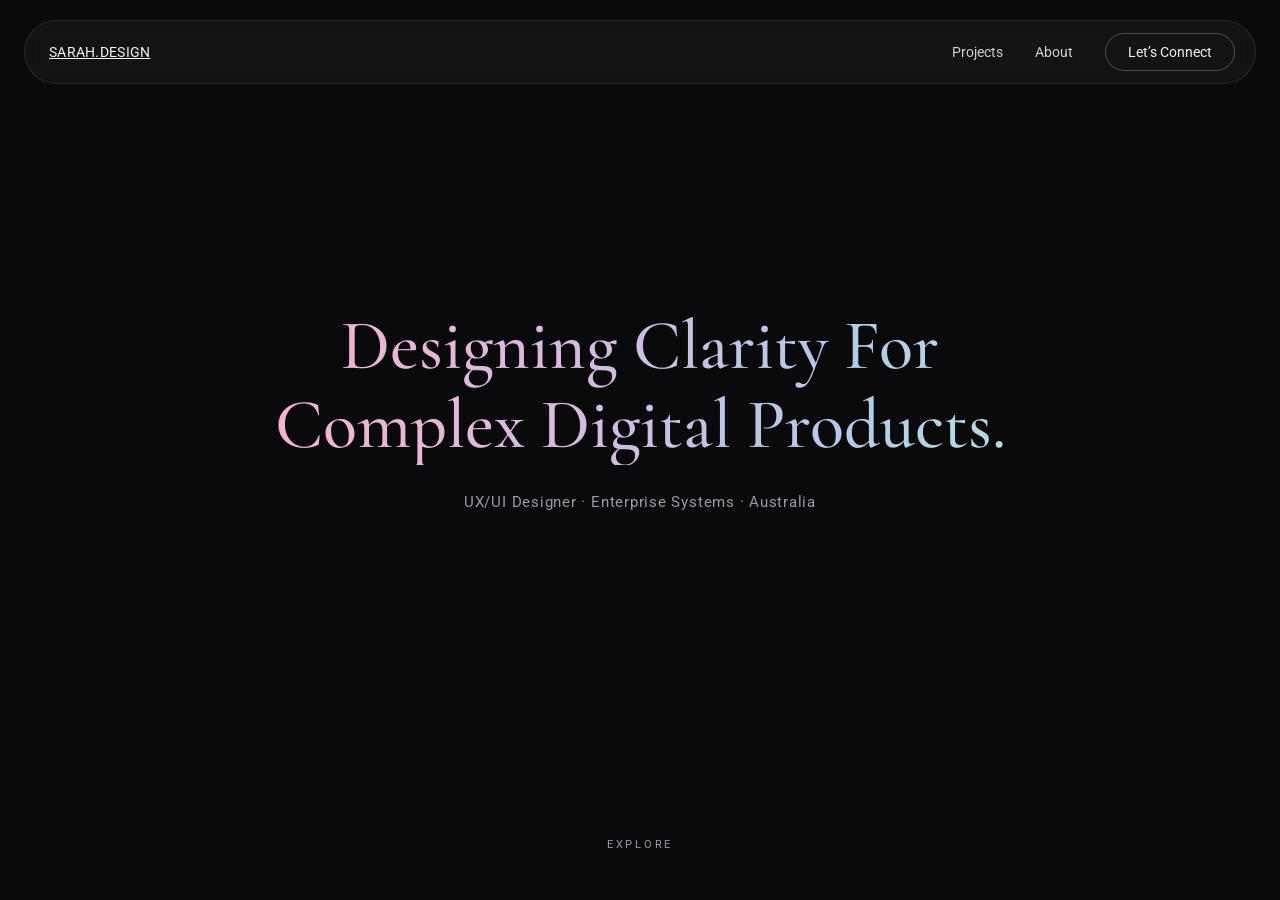
<file: index.html>
<!doctype html>
<html lang="en">
<head>
  <meta charset="utf-8" />
  <meta name="viewport" content="width=device-width, initial-scale=1" />
  <title>Sharayu.Design — UX/UI Designer</title>
  <meta name="description" content="Sharayu Yannawar — UX/UI Designer specialising in enterprise systems. Australia." />
  <link rel="stylesheet" href="css/styles.css" />
</head>
<body class="sy-root">
  <script>
    window.SY_PAGE = "landing";
    window.SY_IMG_BASE = "assets/images/";
    window.SY_SKIP_PRELOADER = !!sessionStorage.getItem("sy_preloader_shown");
    if (window.SY_SKIP_PRELOADER) {
      document.write("<style>#sy-preloader{display:none !important;}</style>");
    } else {
      sessionStorage.setItem("sy_preloader_shown", "1");
    }
  </script>

  <div class="sy-preloader" id="sy-preloader">
    <span class="sy-heading sy-gradient-text sy-preloader-text" style="font-size:1.35rem;letter-spacing:0.01em;">sharayu.design</span>
  </div>

  <div id="app"></div>

  <script src="js/icons.js"></script>
  <script src="js/data.js"></script>
  <script src="js/components.js"></script>
  <script src="js/app.js"></script>
</body>
</html>
</file>
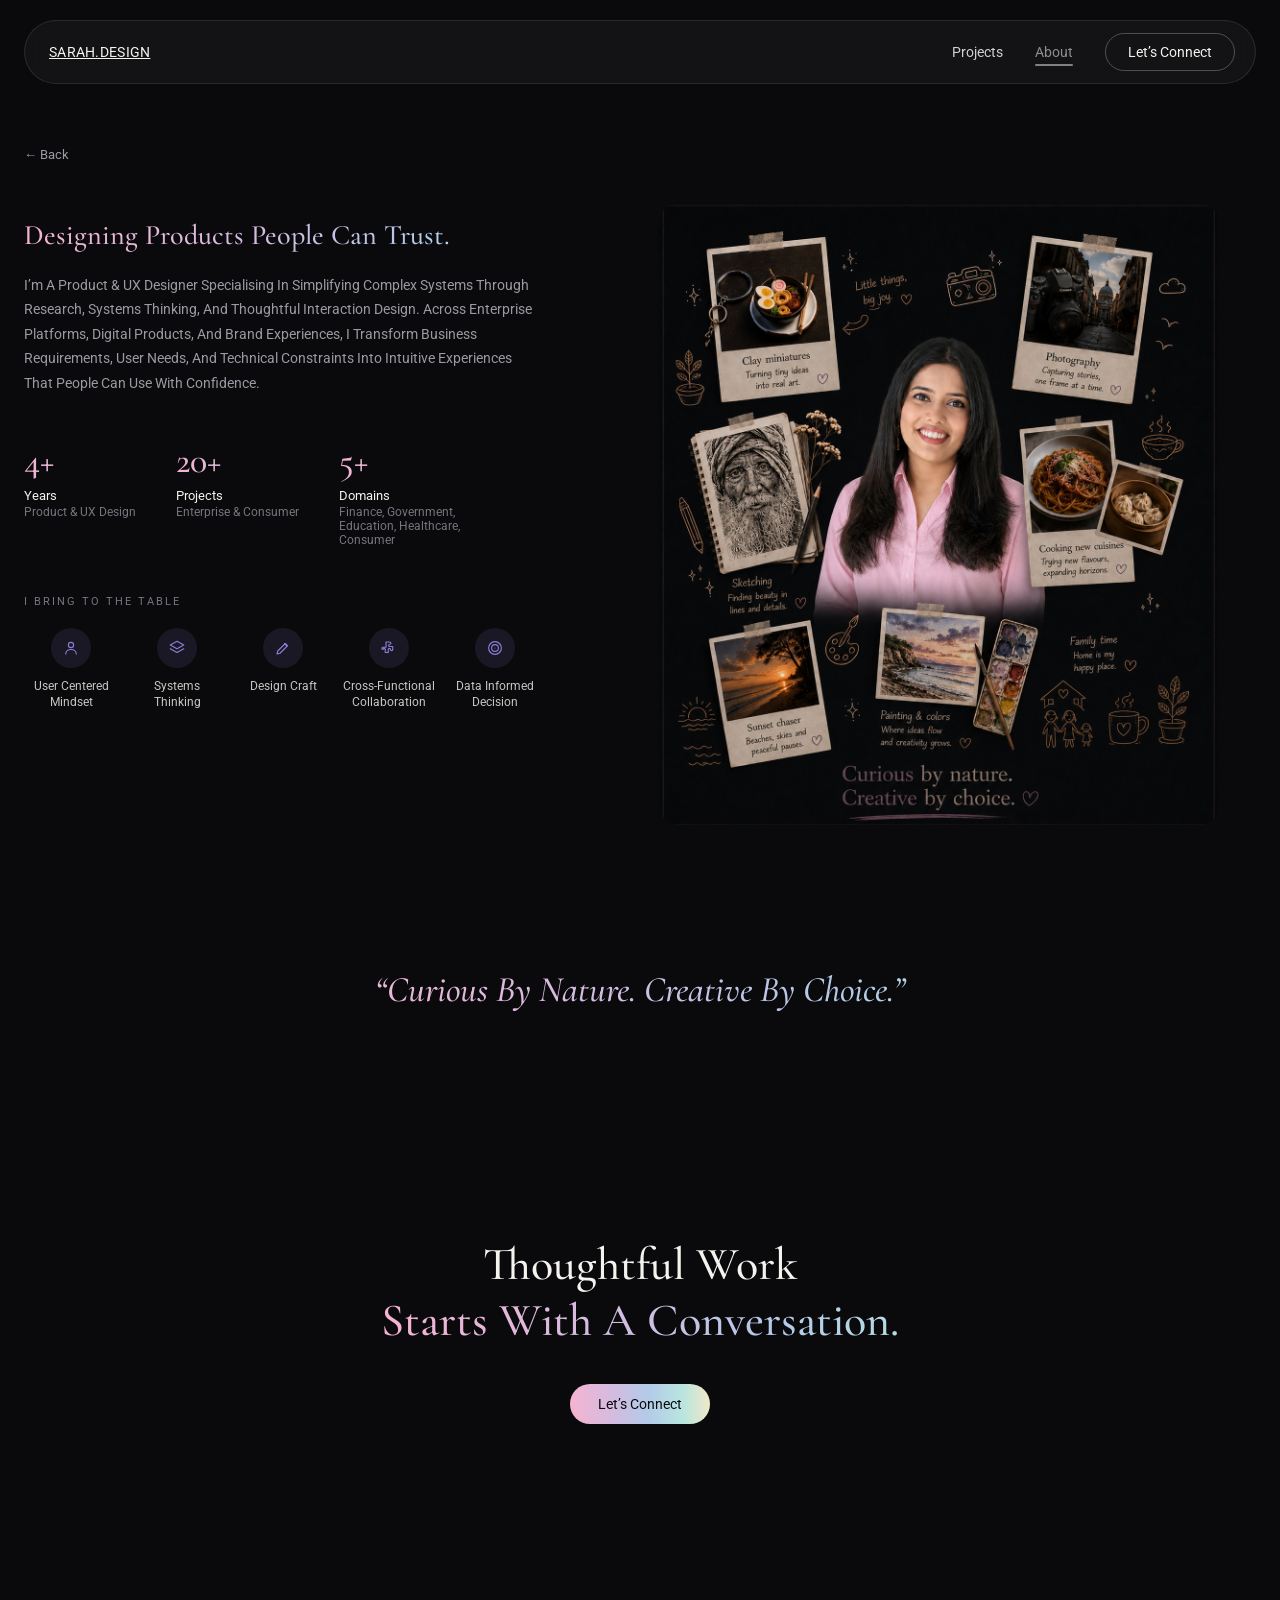
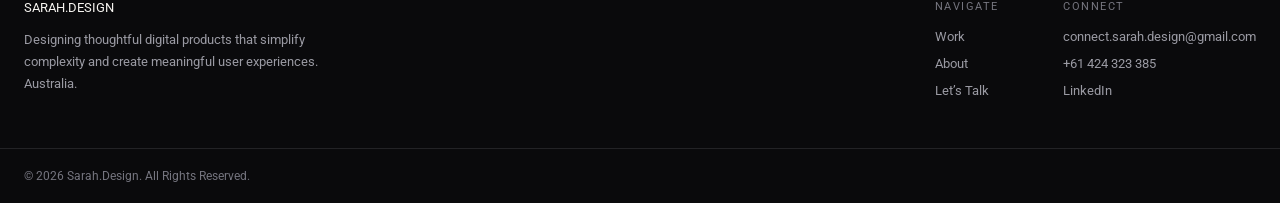
<file: about.html>
<!doctype html>
<html lang="en">
<head>
  <meta charset="utf-8" />
  <meta name="viewport" content="width=device-width, initial-scale=1" />
  <title>About — Sharayu.Design</title>
  <meta name="description" content="Product and UX Designer specialising in simplifying complex systems." />
  <link rel="stylesheet" href="css/styles.css" />
</head>
<body class="sy-root">
  <script>
    window.SY_PAGE = "about";
    window.SY_IMG_BASE = "assets/images/";
    window.SY_SKIP_PRELOADER = !!sessionStorage.getItem("sy_preloader_shown");
    if (window.SY_SKIP_PRELOADER) {
      document.write("<style>#sy-preloader{display:none !important;}</style>");
    } else {
      sessionStorage.setItem("sy_preloader_shown", "1");
    }
  </script>

  <div class="sy-preloader" id="sy-preloader">
    <span class="sy-heading sy-gradient-text sy-preloader-text" style="font-size:1.35rem;letter-spacing:0.01em;">sharayu.design</span>
  </div>

  <div id="app"></div>

  <script src="js/icons.js"></script>
  <script src="js/data.js"></script>
  <script src="js/components.js"></script>
  <script src="js/app.js"></script>
</body>
</html>
</file>
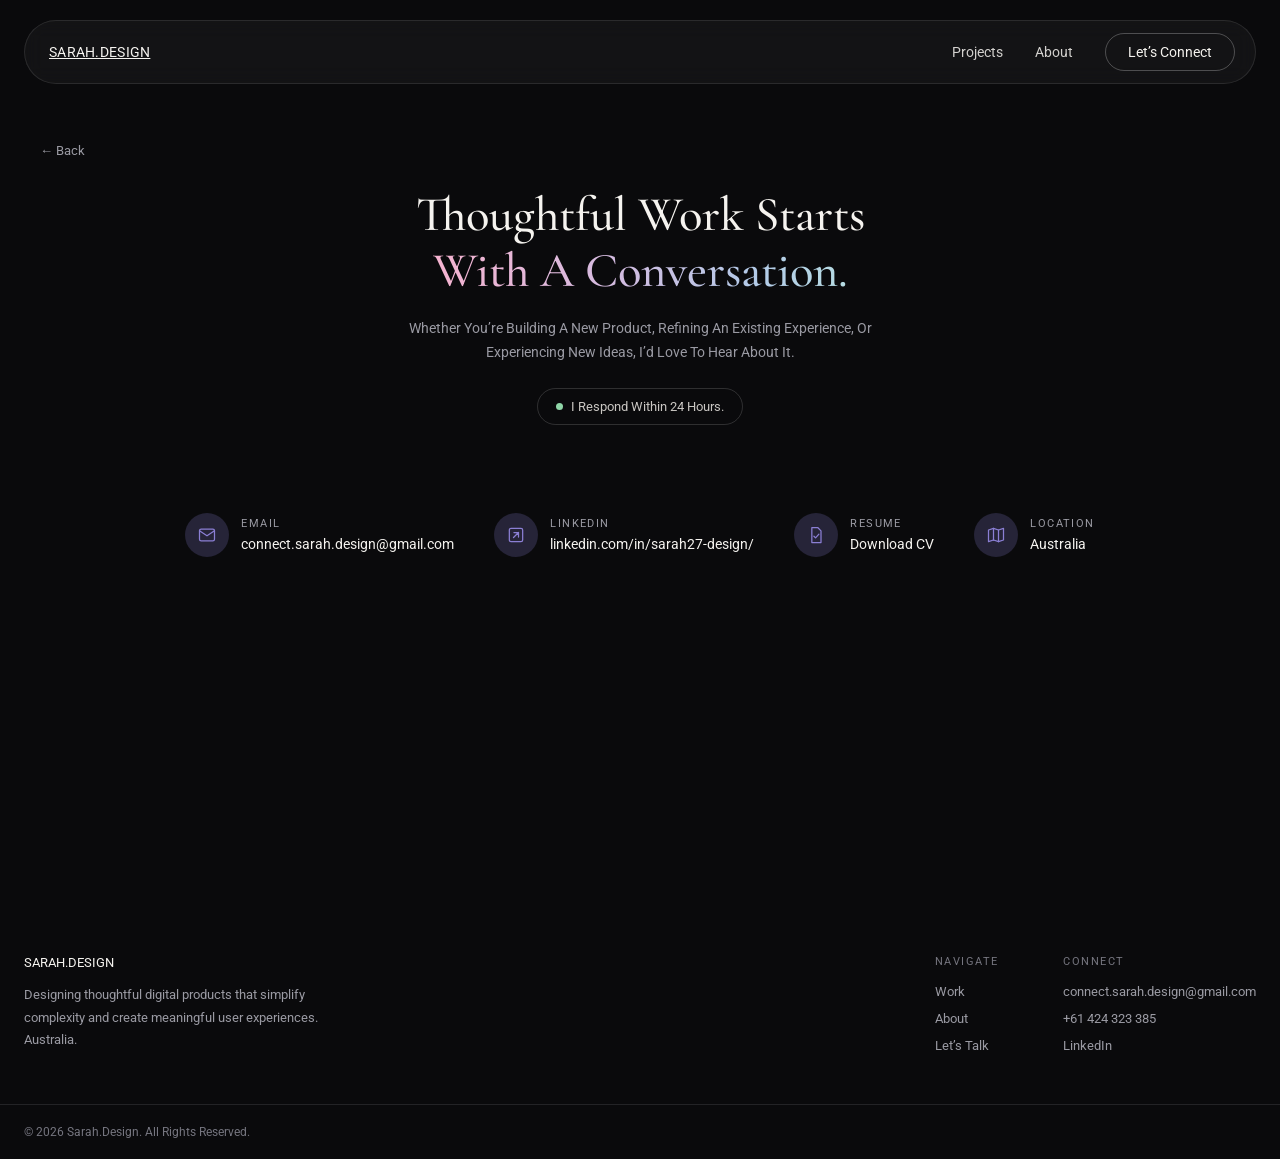
<file: contact.html>
<!doctype html>
<html lang="en">
<head>
  <meta charset="utf-8" />
  <meta name="viewport" content="width=device-width, initial-scale=1" />
  <title>Lets Connect — Sharayu.Design</title>
  <meta name="description" content="Get in touch with Sharayu Yannawar for product design, UX research or branding projects." />
  <link rel="stylesheet" href="css/styles.css" />
</head>
<body class="sy-root">
  <script>
    window.SY_PAGE = "contact";
    window.SY_IMG_BASE = "assets/images/";
    window.SY_SKIP_PRELOADER = !!sessionStorage.getItem("sy_preloader_shown");
    if (window.SY_SKIP_PRELOADER) {
      document.write("<style>#sy-preloader{display:none !important;}</style>");
    } else {
      sessionStorage.setItem("sy_preloader_shown", "1");
    }
  </script>

  <div class="sy-preloader" id="sy-preloader">
    <span class="sy-heading sy-gradient-text sy-preloader-text" style="font-size:1.35rem;letter-spacing:0.01em;">sharayu.design</span>
  </div>

  <div id="app"></div>

  <script src="js/icons.js"></script>
  <script src="js/data.js"></script>
  <script src="js/components.js"></script>
  <script src="js/app.js"></script>
</body>
</html>
</file>
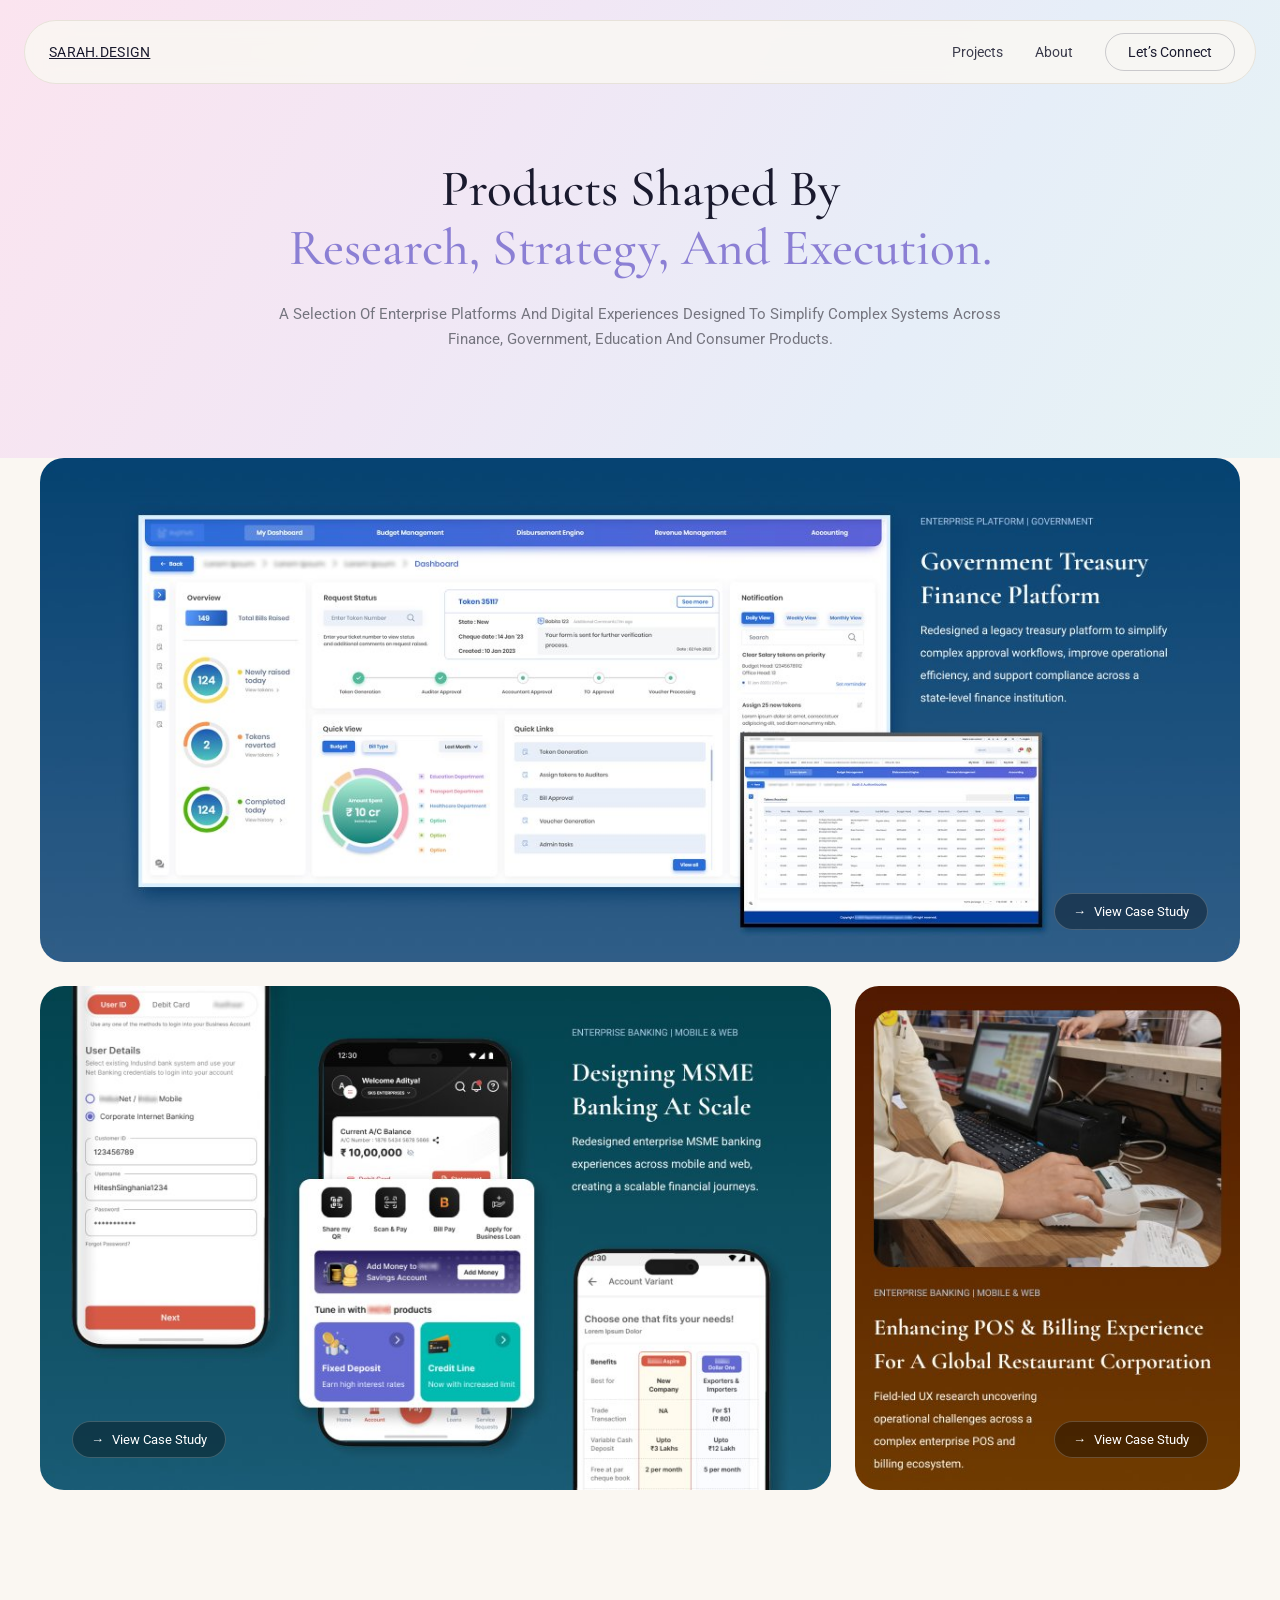
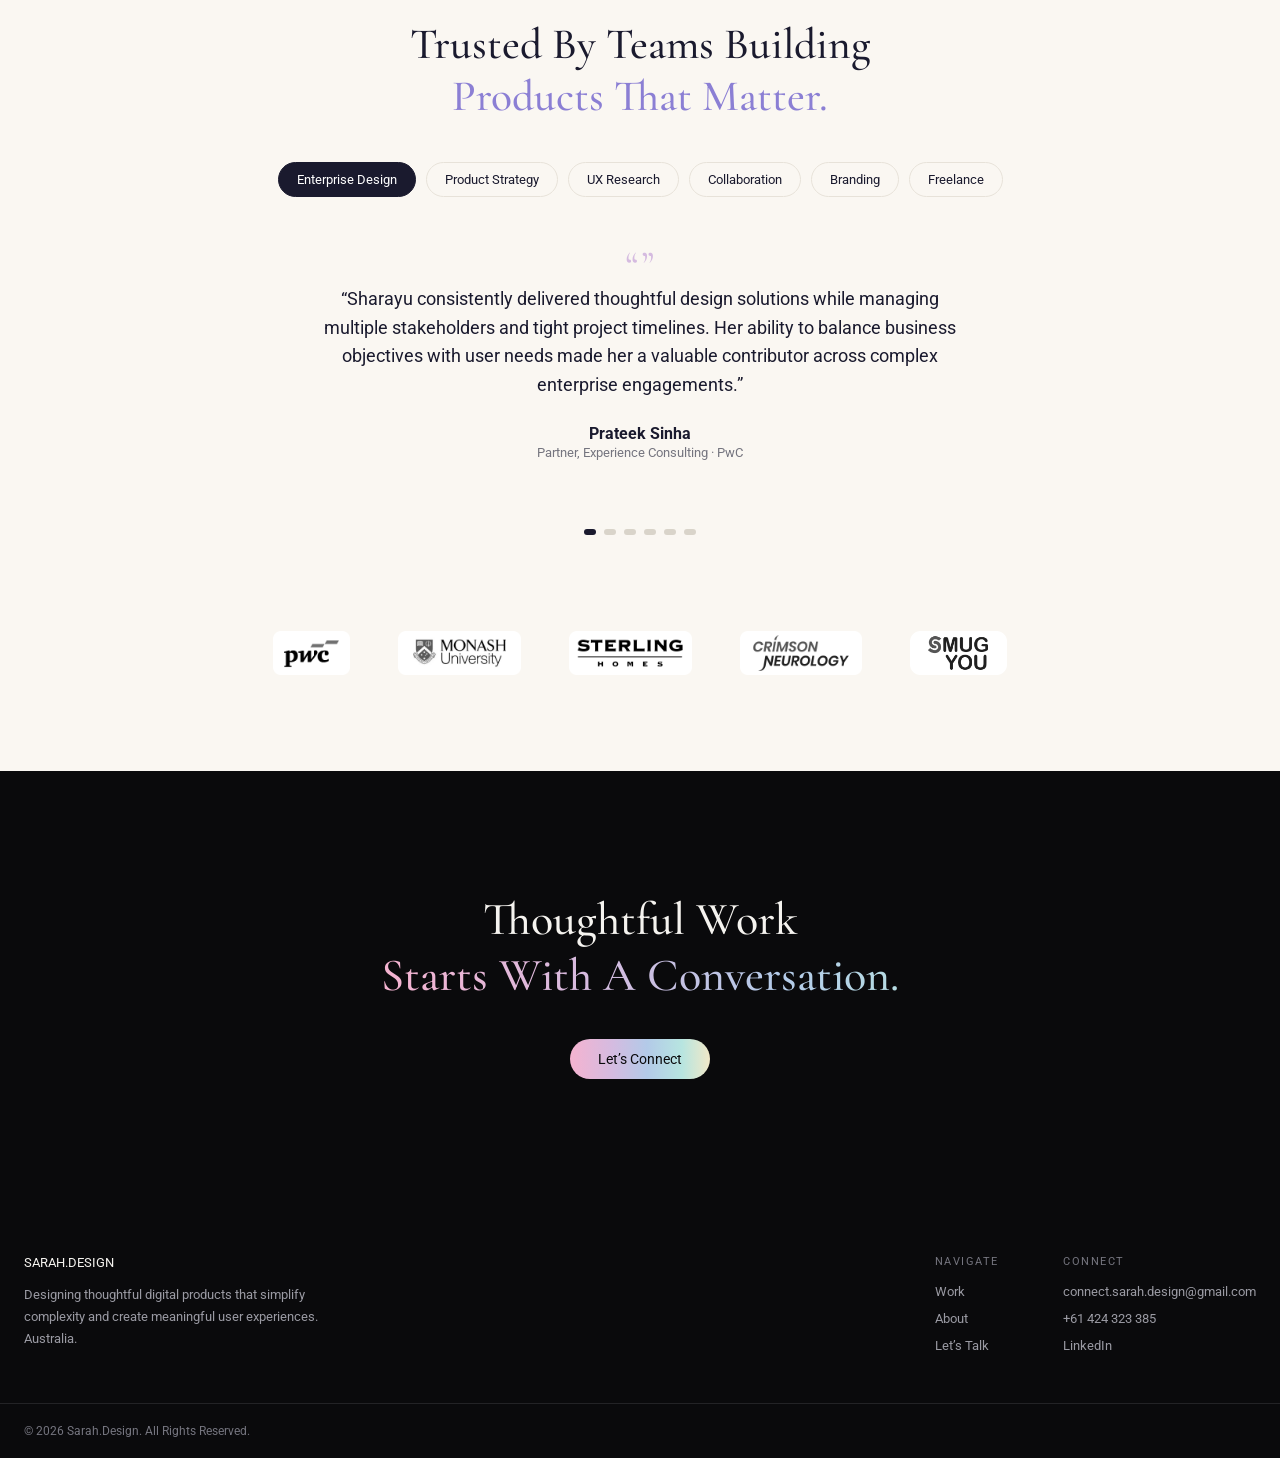
<file: home.html>
<!doctype html>
<html lang="en">
<head>
  <meta charset="utf-8" />
  <meta name="viewport" content="width=device-width, initial-scale=1" />
  <title>Sharayu.Design — Home</title>
  <meta name="description" content="Products shaped by research, strategy and execution." />
  <link rel="stylesheet" href="css/styles.css" />
</head>
<body class="sy-root">
  <script>
    window.SY_PAGE = "home";
    window.SY_IMG_BASE = "assets/images/";
    window.SY_SKIP_PRELOADER = !!sessionStorage.getItem("sy_preloader_shown");
    if (window.SY_SKIP_PRELOADER) {
      document.write("<style>#sy-preloader{display:none !important;}</style>");
    } else {
      sessionStorage.setItem("sy_preloader_shown", "1");
    }
  </script>

  <div class="sy-preloader" id="sy-preloader">
    <span class="sy-heading sy-gradient-text sy-preloader-text" style="font-size:1.35rem;letter-spacing:0.01em;">sharayu.design</span>
  </div>

  <div id="app"></div>

  <script src="js/icons.js"></script>
  <script src="js/data.js"></script>
  <script src="js/components.js"></script>
  <script src="js/app.js"></script>
</body>
</html>
</file>
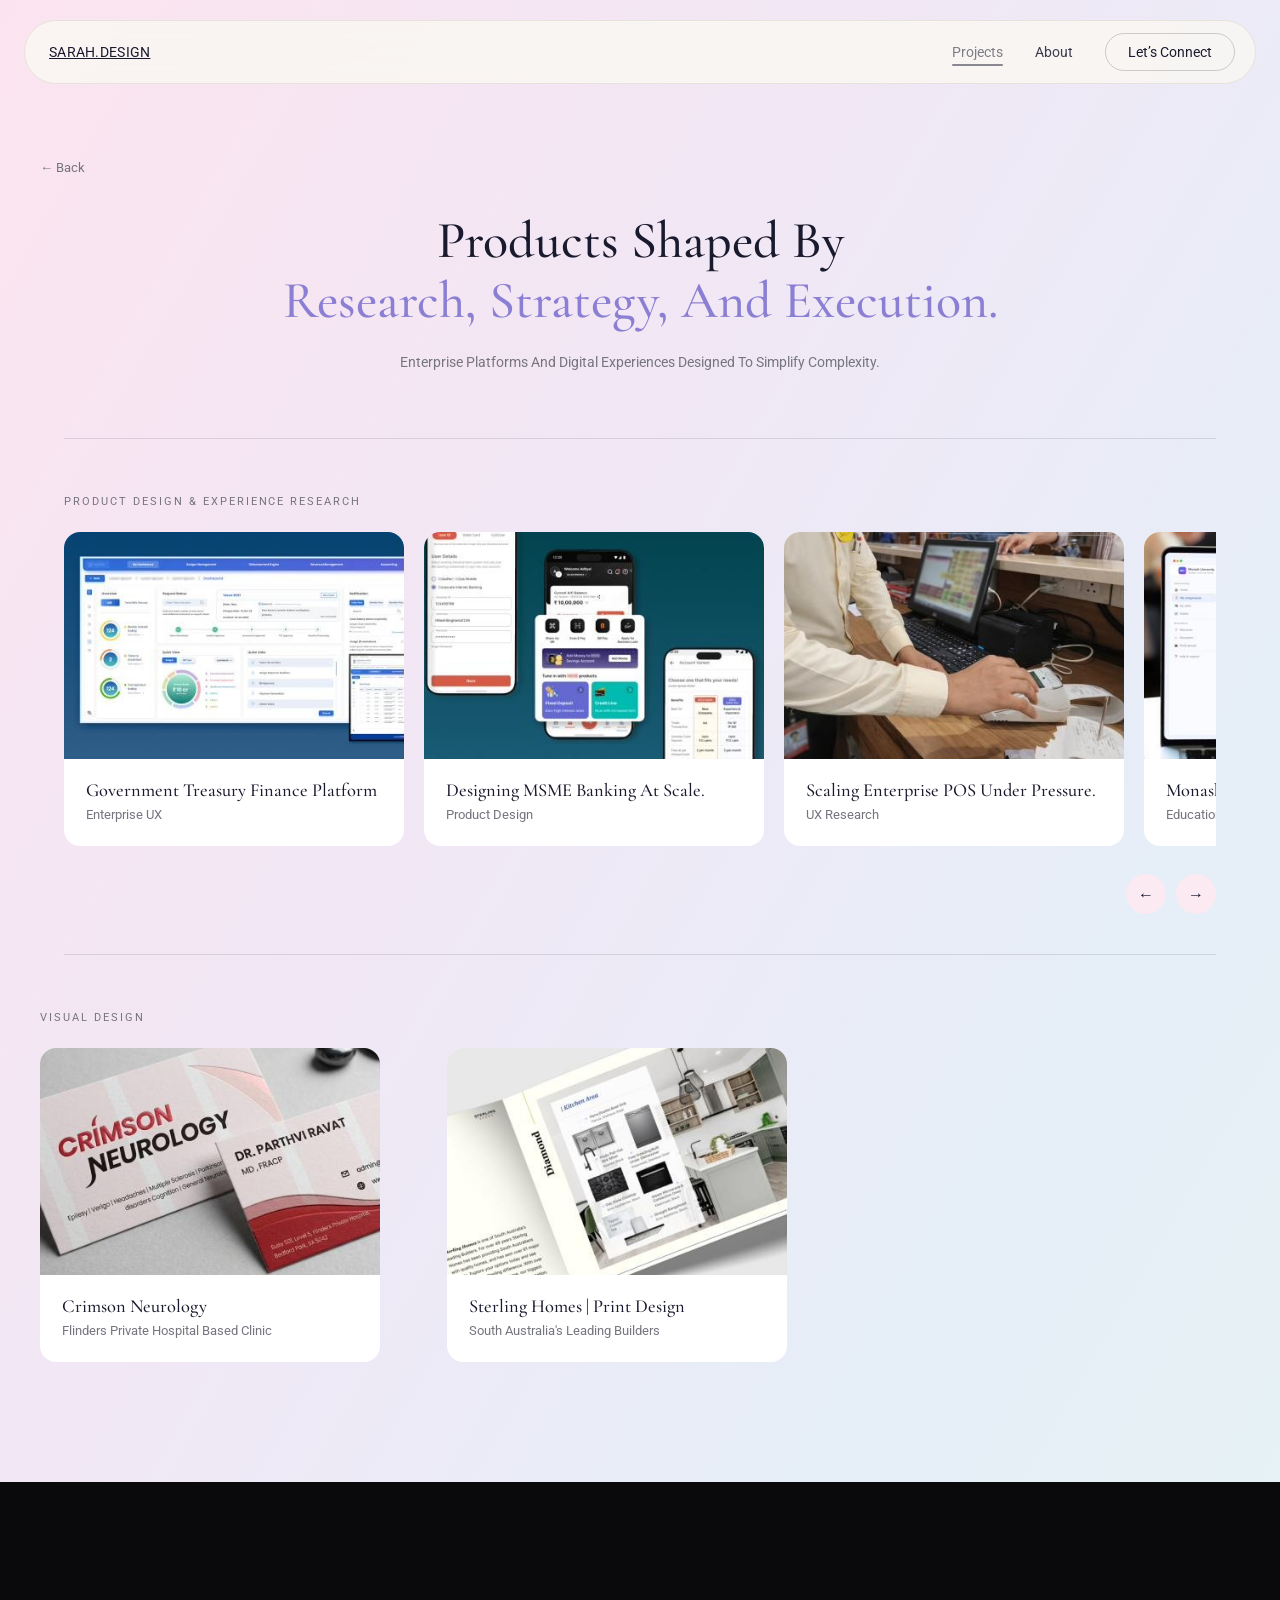
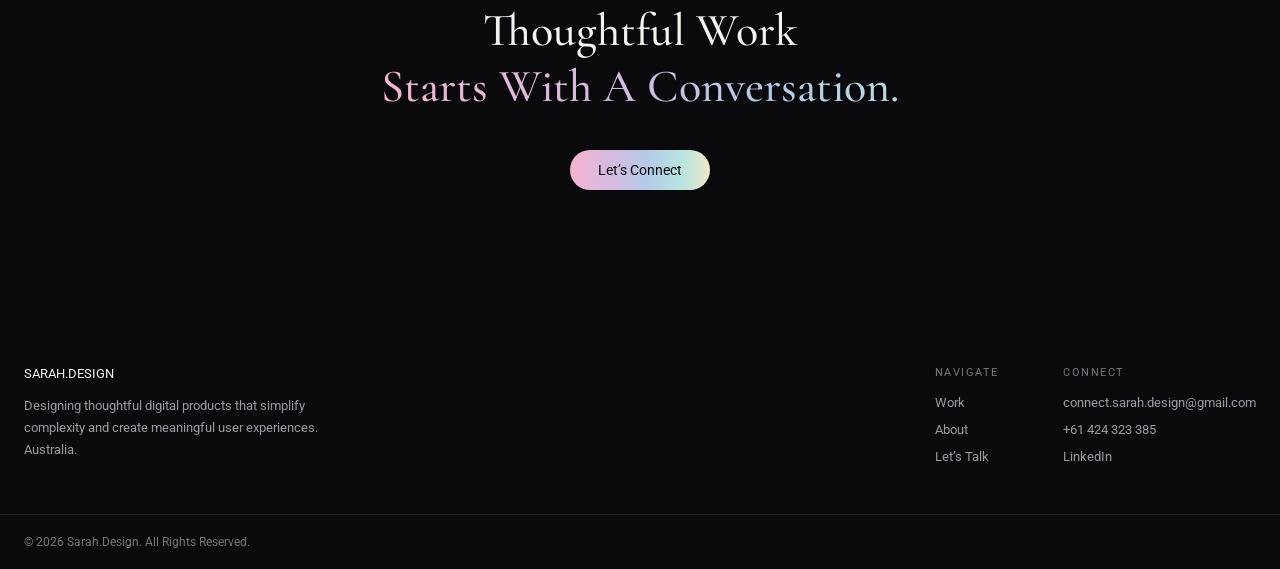
<file: projects.html>
<!doctype html>
<html lang="en">
<head>
  <meta charset="utf-8" />
  <meta name="viewport" content="width=device-width, initial-scale=1" />
  <title>Projects — Sharayu.Design</title>
  <meta name="description" content="A selection of enterprise product design, UX research and visual design projects." />
  <link rel="stylesheet" href="css/styles.css" />
</head>
<body class="sy-root">
  <script>
    window.SY_PAGE = "projects";
    window.SY_IMG_BASE = "assets/images/";
    window.SY_SKIP_PRELOADER = !!sessionStorage.getItem("sy_preloader_shown");
    if (window.SY_SKIP_PRELOADER) {
      document.write("<style>#sy-preloader{display:none !important;}</style>");
    } else {
      sessionStorage.setItem("sy_preloader_shown", "1");
    }
  </script>

  <div class="sy-preloader" id="sy-preloader">
    <span class="sy-heading sy-gradient-text sy-preloader-text" style="font-size:1.35rem;letter-spacing:0.01em;">sharayu.design</span>
  </div>

  <div id="app"></div>

  <script src="js/icons.js"></script>
  <script src="js/data.js"></script>
  <script src="js/components.js"></script>
  <script src="js/app.js"></script>
</body>
</html>
</file>
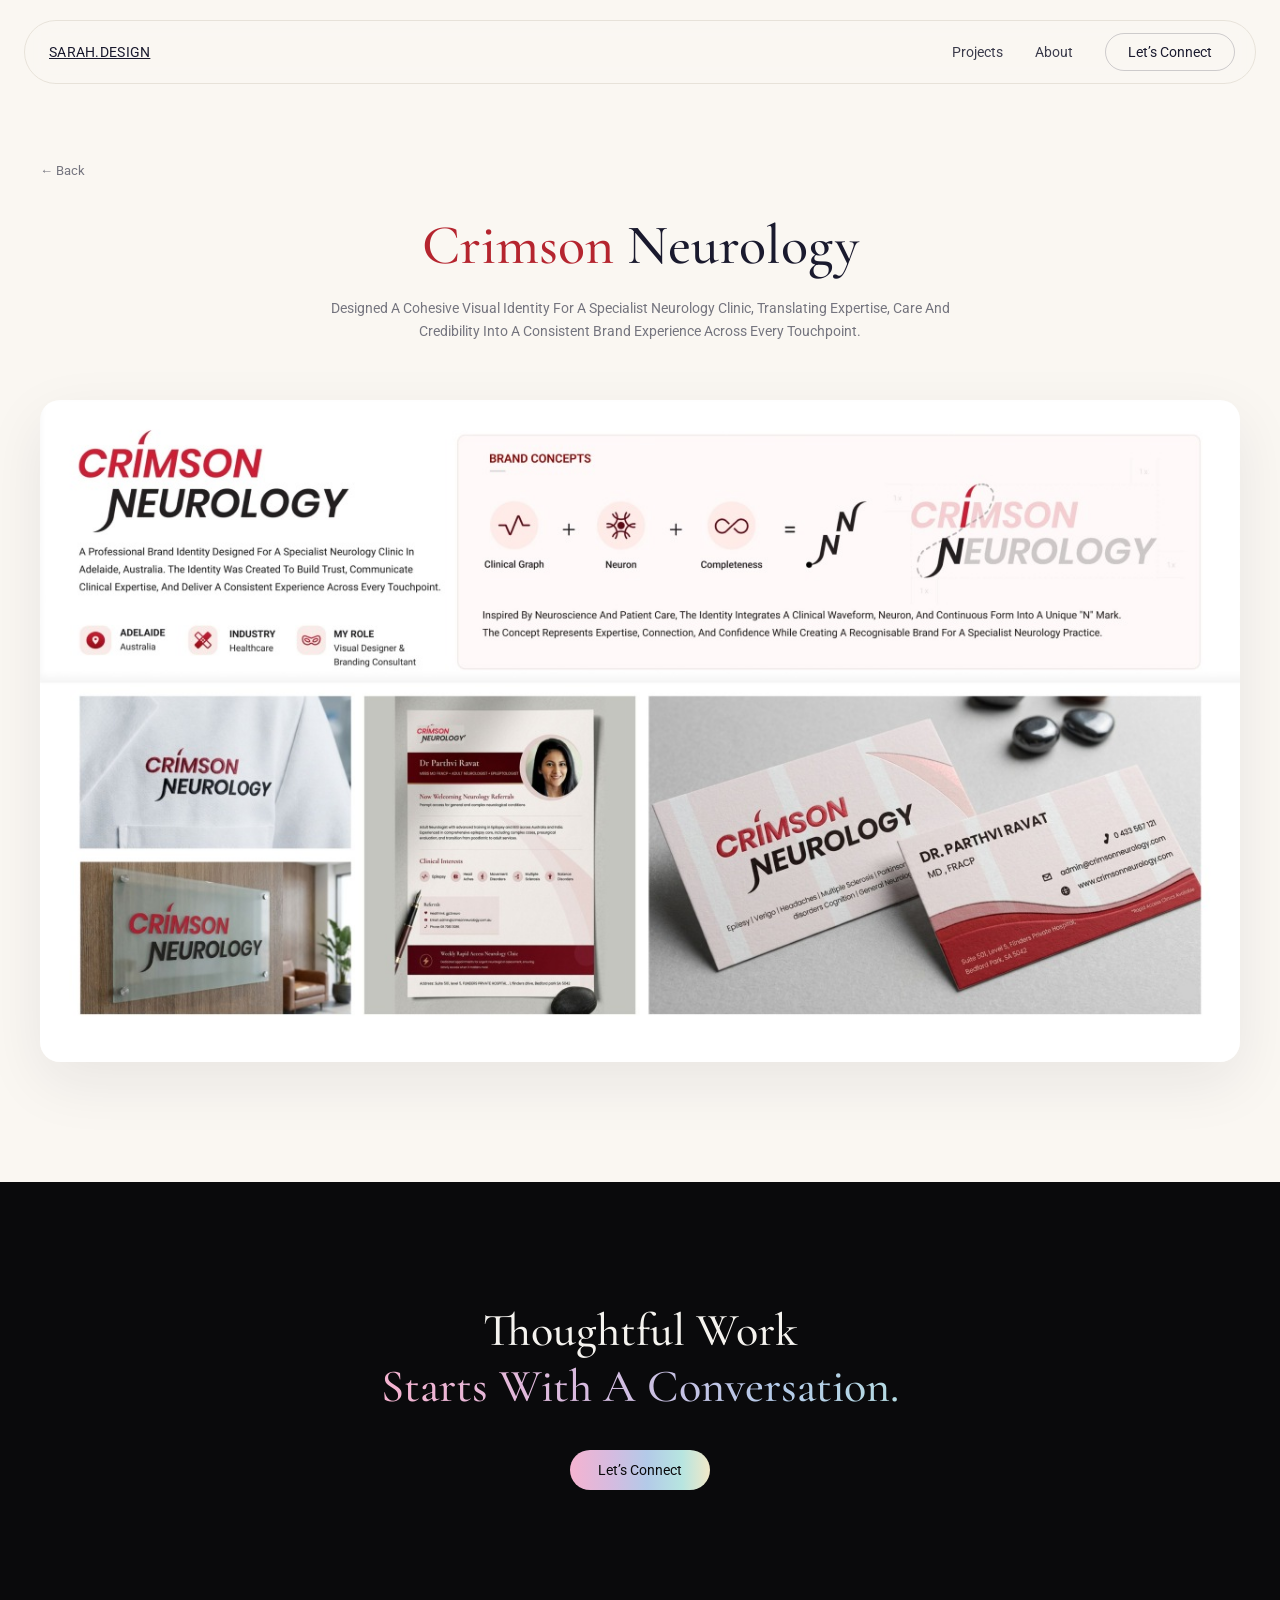
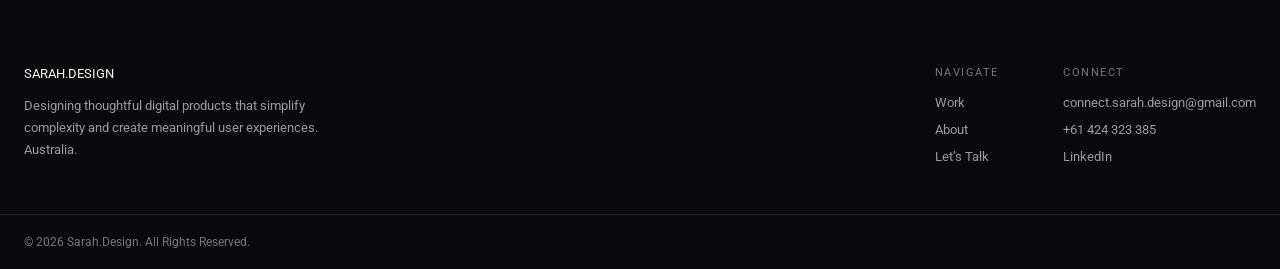
<file: projects/crimson-neurology.html>
<!doctype html>
<html lang="en">
<head>
  <meta charset="utf-8" />
  <meta name="viewport" content="width=device-width, initial-scale=1" />
  <title>Crimson Neurology — Sharayu.Design</title>
  <meta name="description" content="A cohesive visual identity designed for a specialist neurology clinic." />
  <link rel="stylesheet" href="../css/styles.css" />
</head>
<body class="sy-root">
  <script>
    window.SY_PAGE = "crimson";
    window.SY_IMG_BASE = "../assets/images/";
    window.SY_SKIP_PRELOADER = !!sessionStorage.getItem("sy_preloader_shown");
    if (window.SY_SKIP_PRELOADER) {
      document.write("<style>#sy-preloader{display:none !important;}</style>");
    } else {
      sessionStorage.setItem("sy_preloader_shown", "1");
    }
  </script>

  <div class="sy-preloader" id="sy-preloader">
    <span class="sy-heading sy-gradient-text sy-preloader-text" style="font-size:1.35rem;letter-spacing:0.01em;">sharayu.design</span>
  </div>

  <div id="app"></div>

  <script src="../js/icons.js"></script>
  <script src="../js/data.js"></script>
  <script src="../js/components.js"></script>
  <script src="../js/app.js"></script>
</body>
</html>
</file>
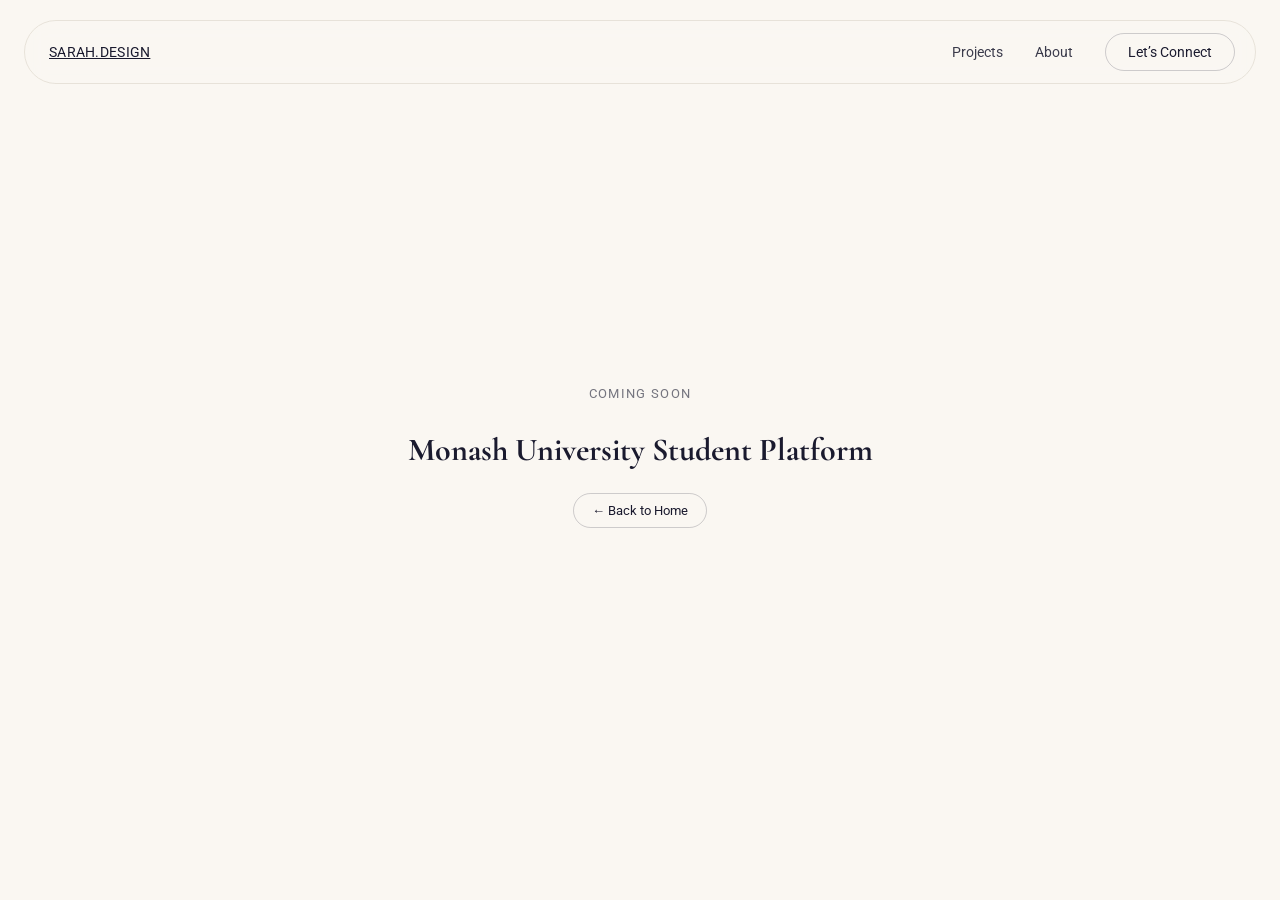
<file: projects/moodle-hive.html>
<!doctype html>
<html lang="en">
<head>
  <meta charset="utf-8" />
  <meta name="viewport" content="width=device-width, initial-scale=1" />
  <title>Monash University Student Platform — Sharayu.Design</title>
  <meta name="description" content="Monash University student platform project." />
  <link rel="stylesheet" href="../css/styles.css" />
</head>
<body class="sy-root">
  <script>
    window.SY_PAGE = "moodle-hive";
    window.SY_IMG_BASE = "../assets/images/";
    window.SY_SKIP_PRELOADER = !!sessionStorage.getItem("sy_preloader_shown");
    if (window.SY_SKIP_PRELOADER) {
      document.write("<style>#sy-preloader{display:none !important;}</style>");
    } else {
      sessionStorage.setItem("sy_preloader_shown", "1");
    }
  </script>

  <div class="sy-preloader" id="sy-preloader">
    <span class="sy-heading sy-gradient-text sy-preloader-text" style="font-size:1.35rem;letter-spacing:0.01em;">sharayu.design</span>
  </div>

  <div id="app"></div>

  <script src="../js/icons.js"></script>
  <script src="../js/data.js"></script>
  <script src="../js/components.js"></script>
  <script src="../js/app.js"></script>
</body>
</html>
</file>
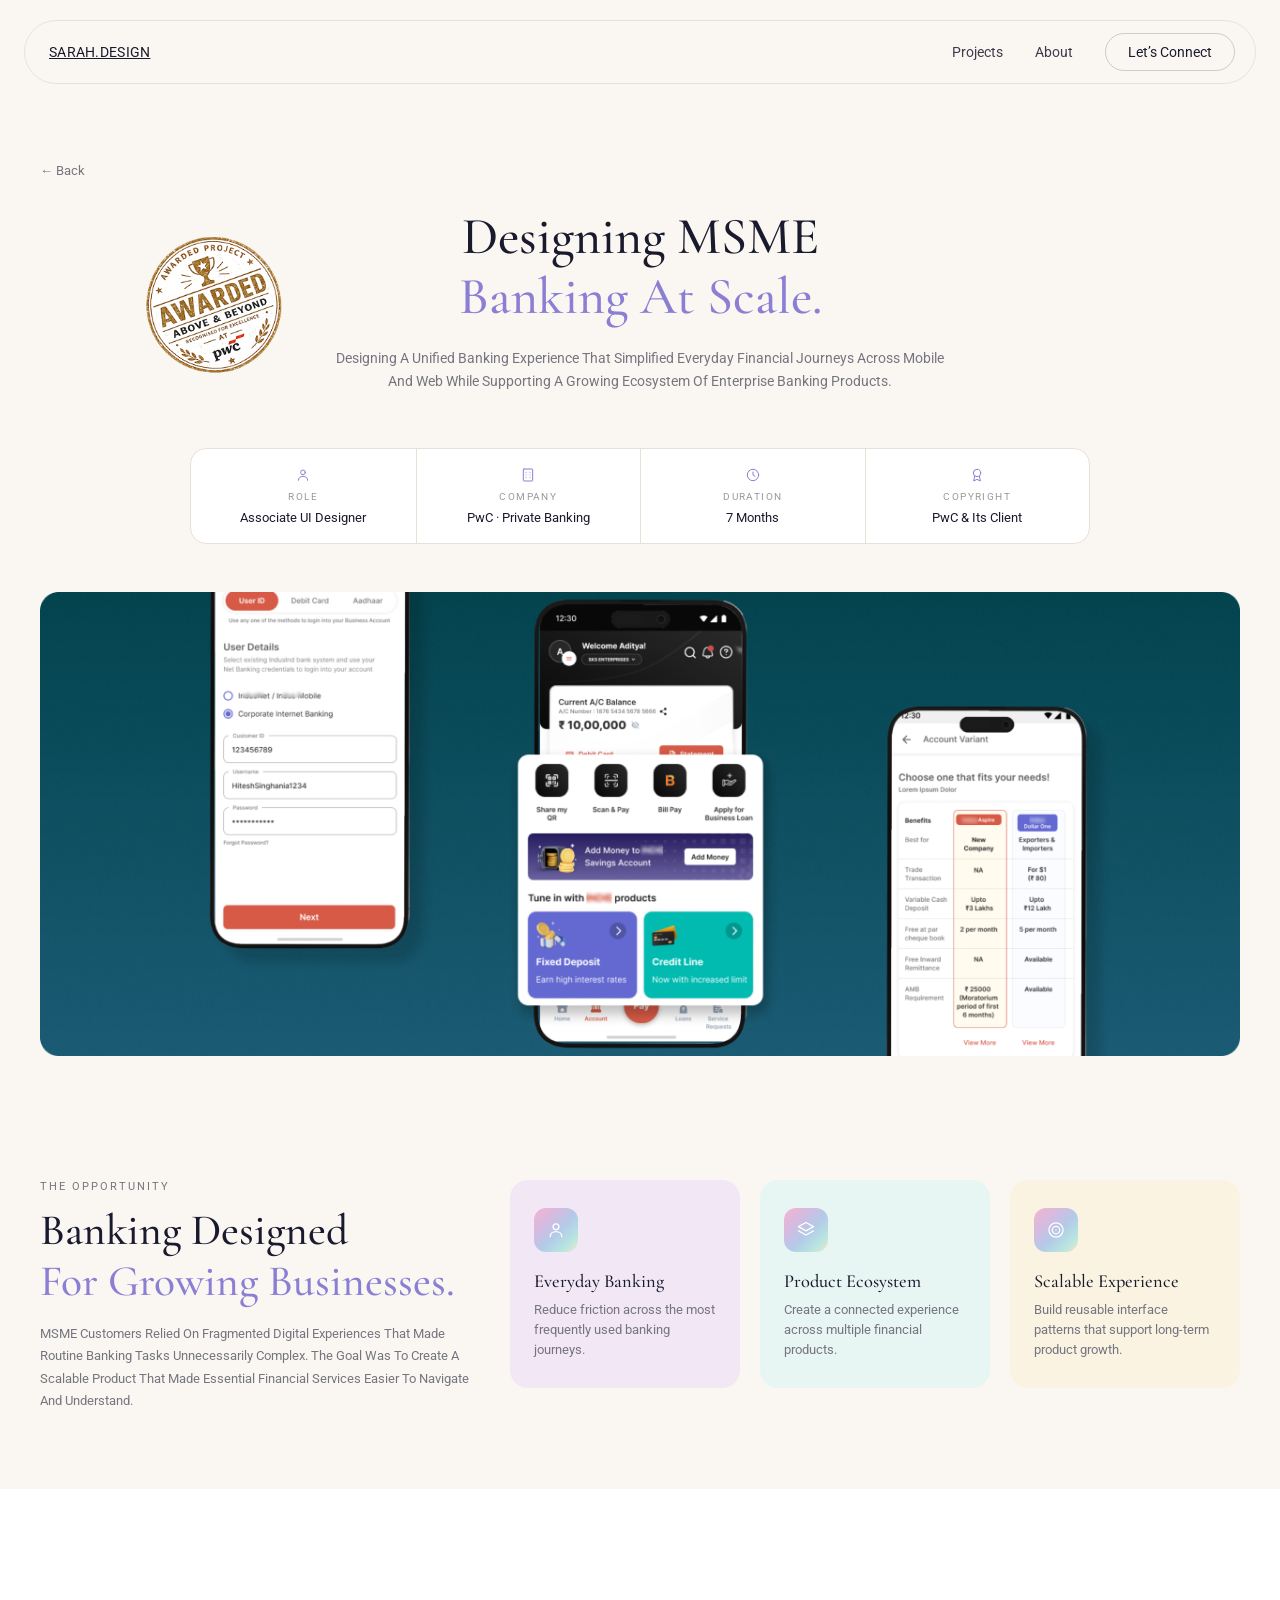
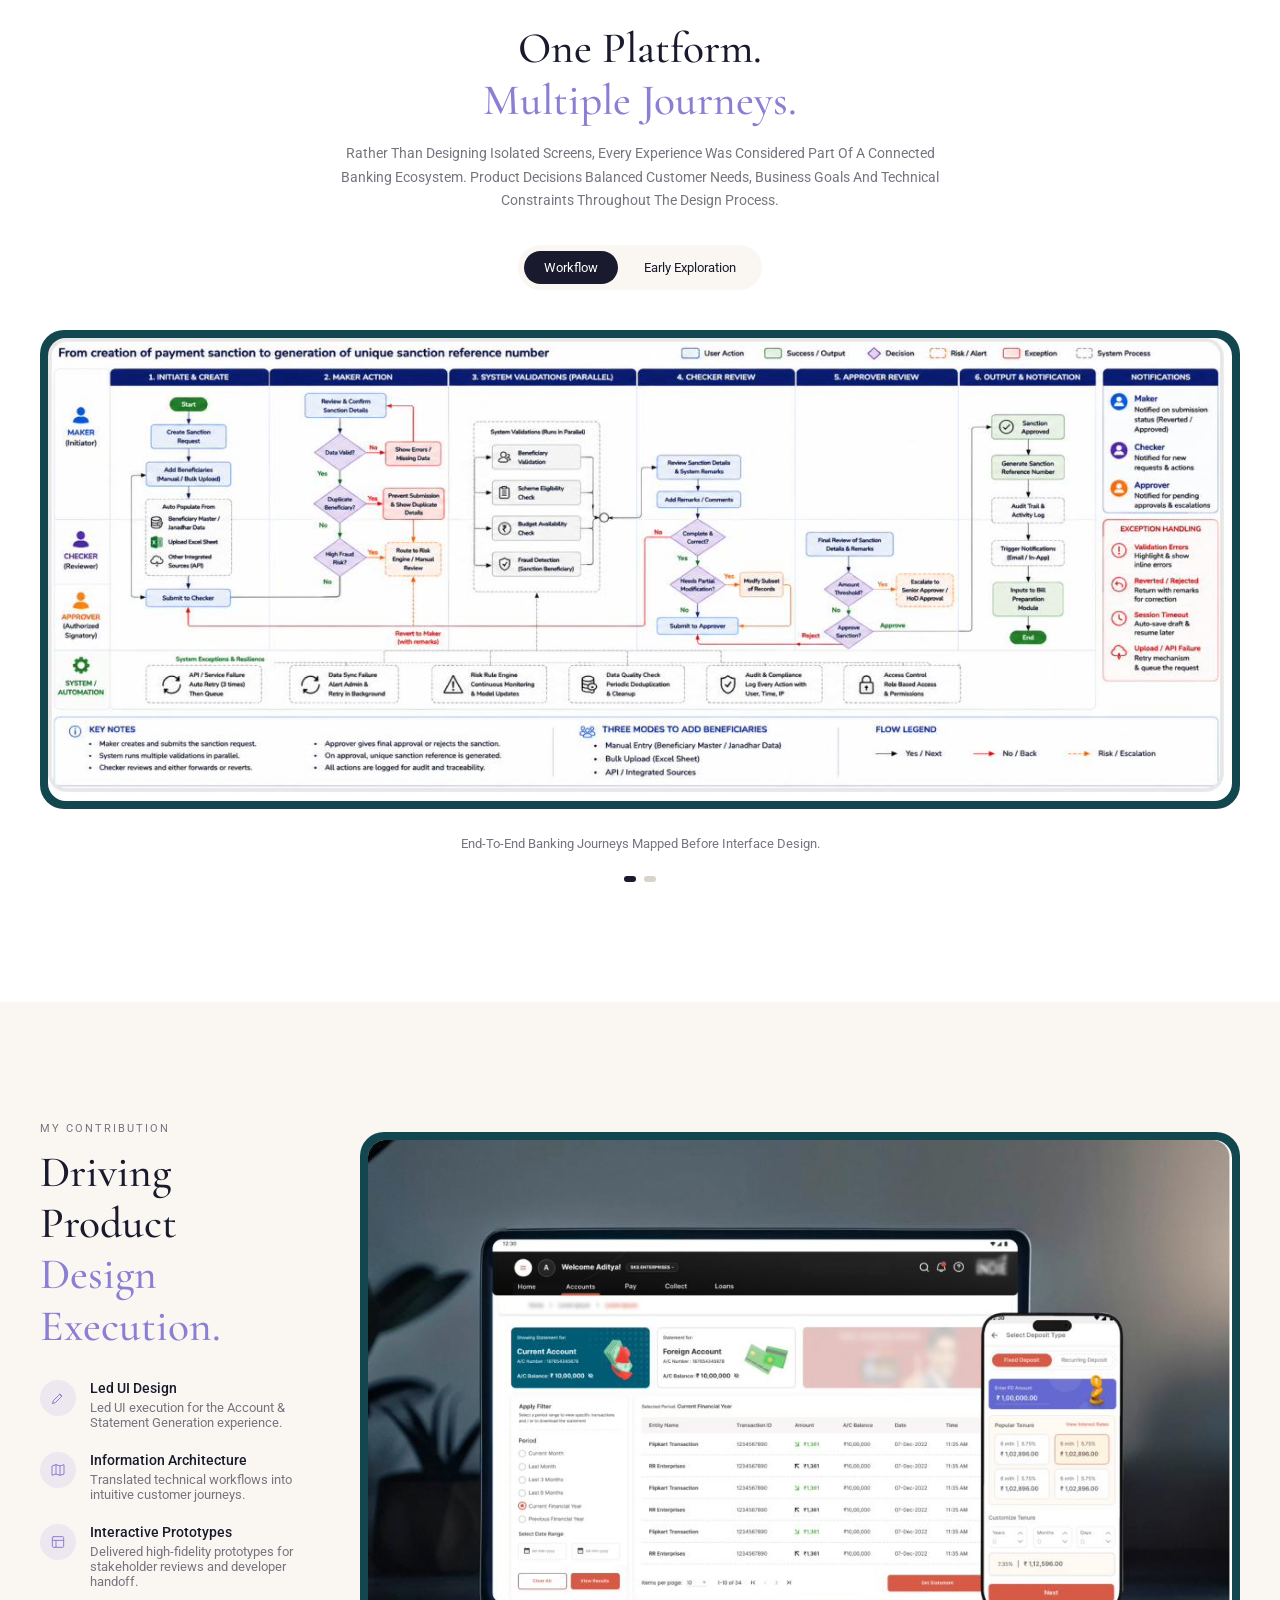
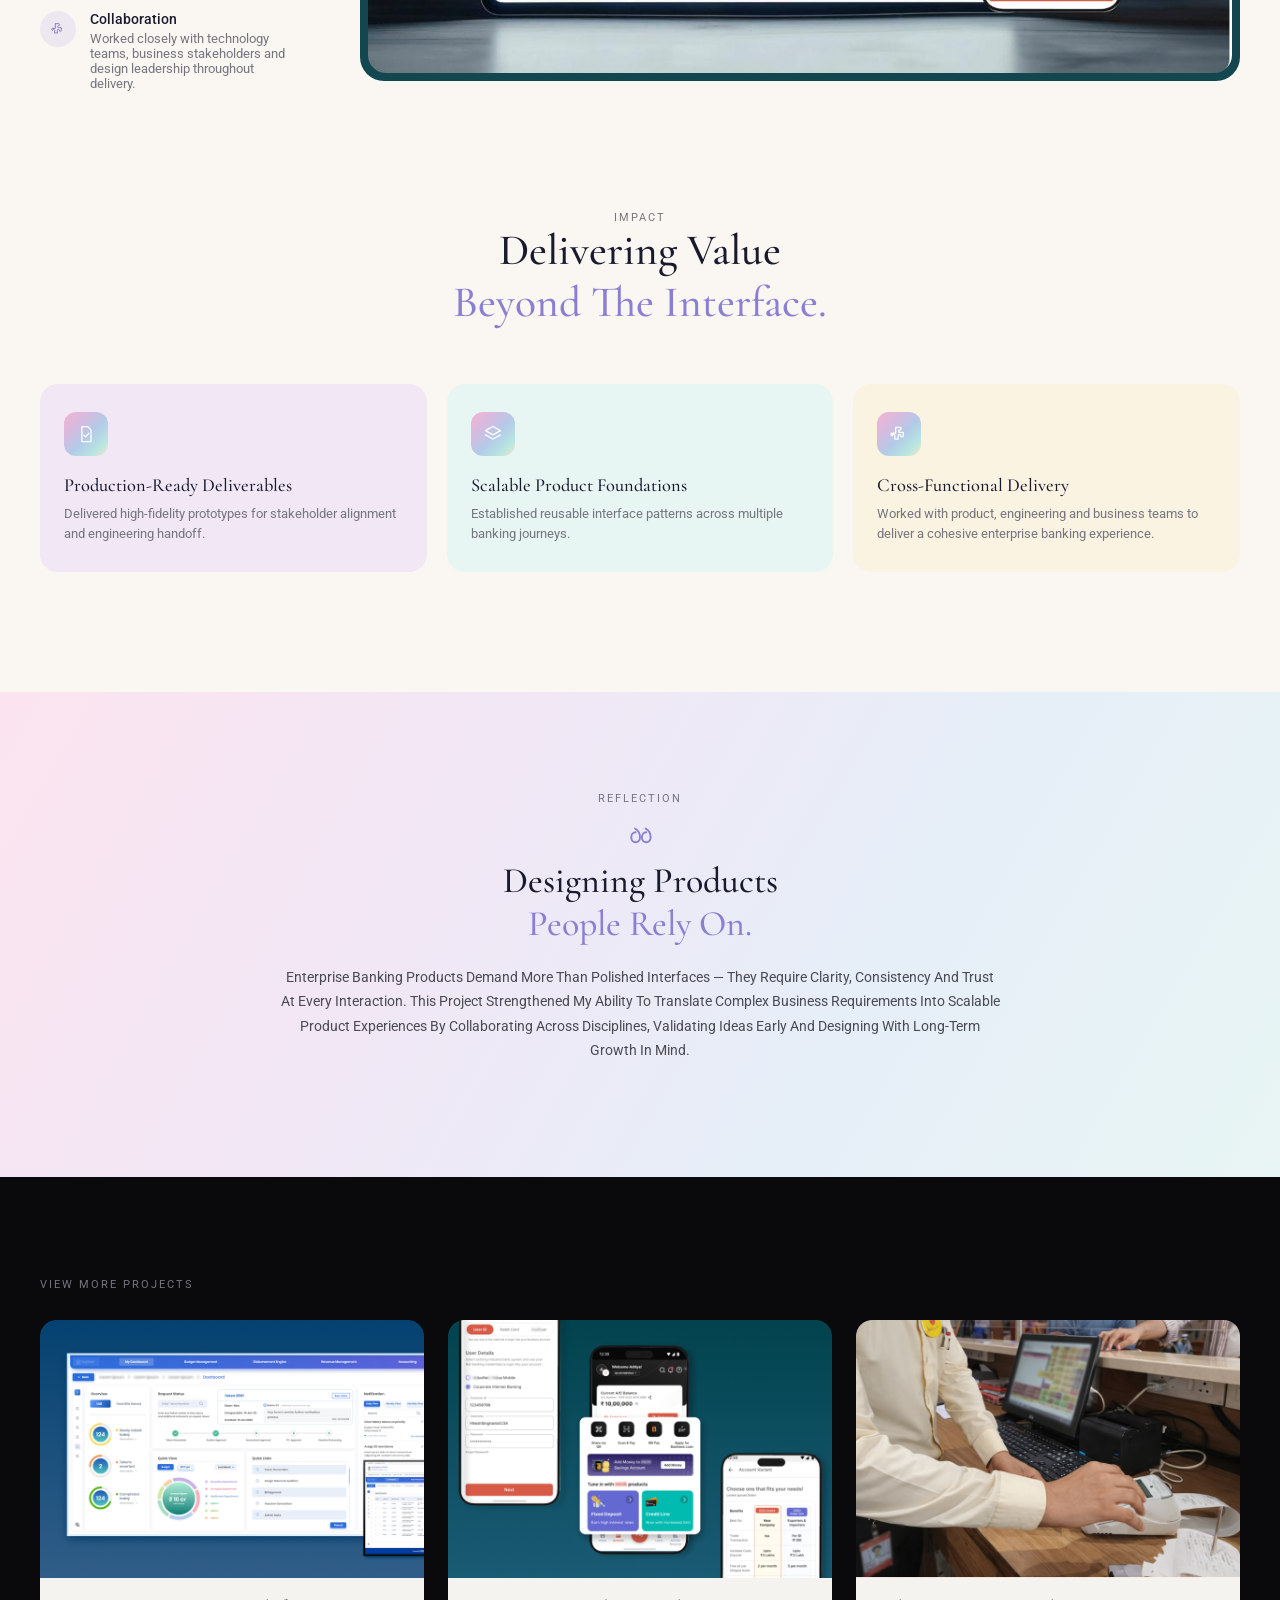
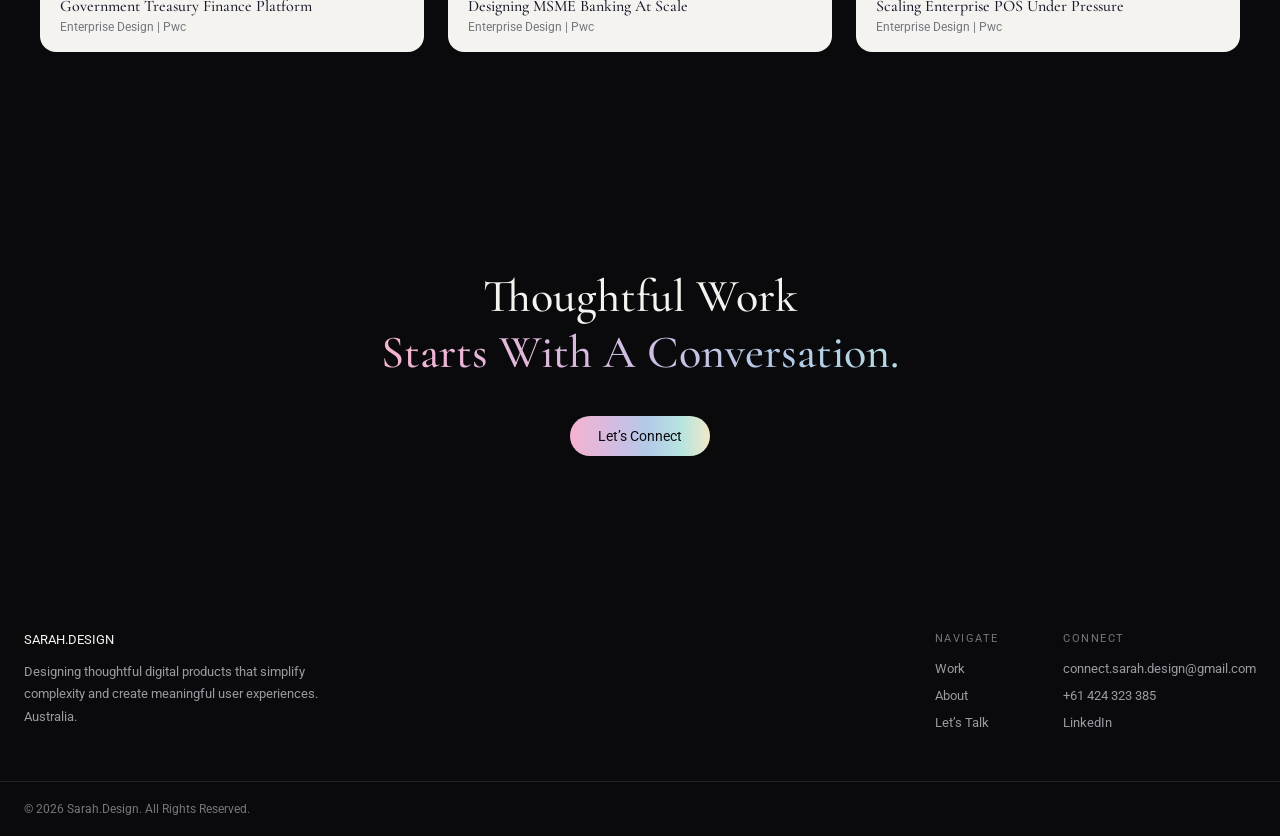
<file: projects/msme-banking.html>
<!doctype html>
<html lang="en">
<head>
  <meta charset="utf-8" />
  <meta name="viewport" content="width=device-width, initial-scale=1" />
  <title>Designing MSME Banking At Scale — Sharayu.Design</title>
  <meta name="description" content="Designing a unified banking experience that simplified everyday financial journeys across mobile and web." />
  <link rel="stylesheet" href="../css/styles.css" />
</head>
<body class="sy-root">
  <script>
    window.SY_PAGE = "msme";
    window.SY_IMG_BASE = "../assets/images/";
    window.SY_SKIP_PRELOADER = !!sessionStorage.getItem("sy_preloader_shown");
    if (window.SY_SKIP_PRELOADER) {
      document.write("<style>#sy-preloader{display:none !important;}</style>");
    } else {
      sessionStorage.setItem("sy_preloader_shown", "1");
    }
  </script>

  <div class="sy-preloader" id="sy-preloader">
    <span class="sy-heading sy-gradient-text sy-preloader-text" style="font-size:1.35rem;letter-spacing:0.01em;">sharayu.design</span>
  </div>

  <div id="app"></div>

  <script src="../js/icons.js"></script>
  <script src="../js/data.js"></script>
  <script src="../js/components.js"></script>
  <script src="../js/app.js"></script>
</body>
</html>
</file>
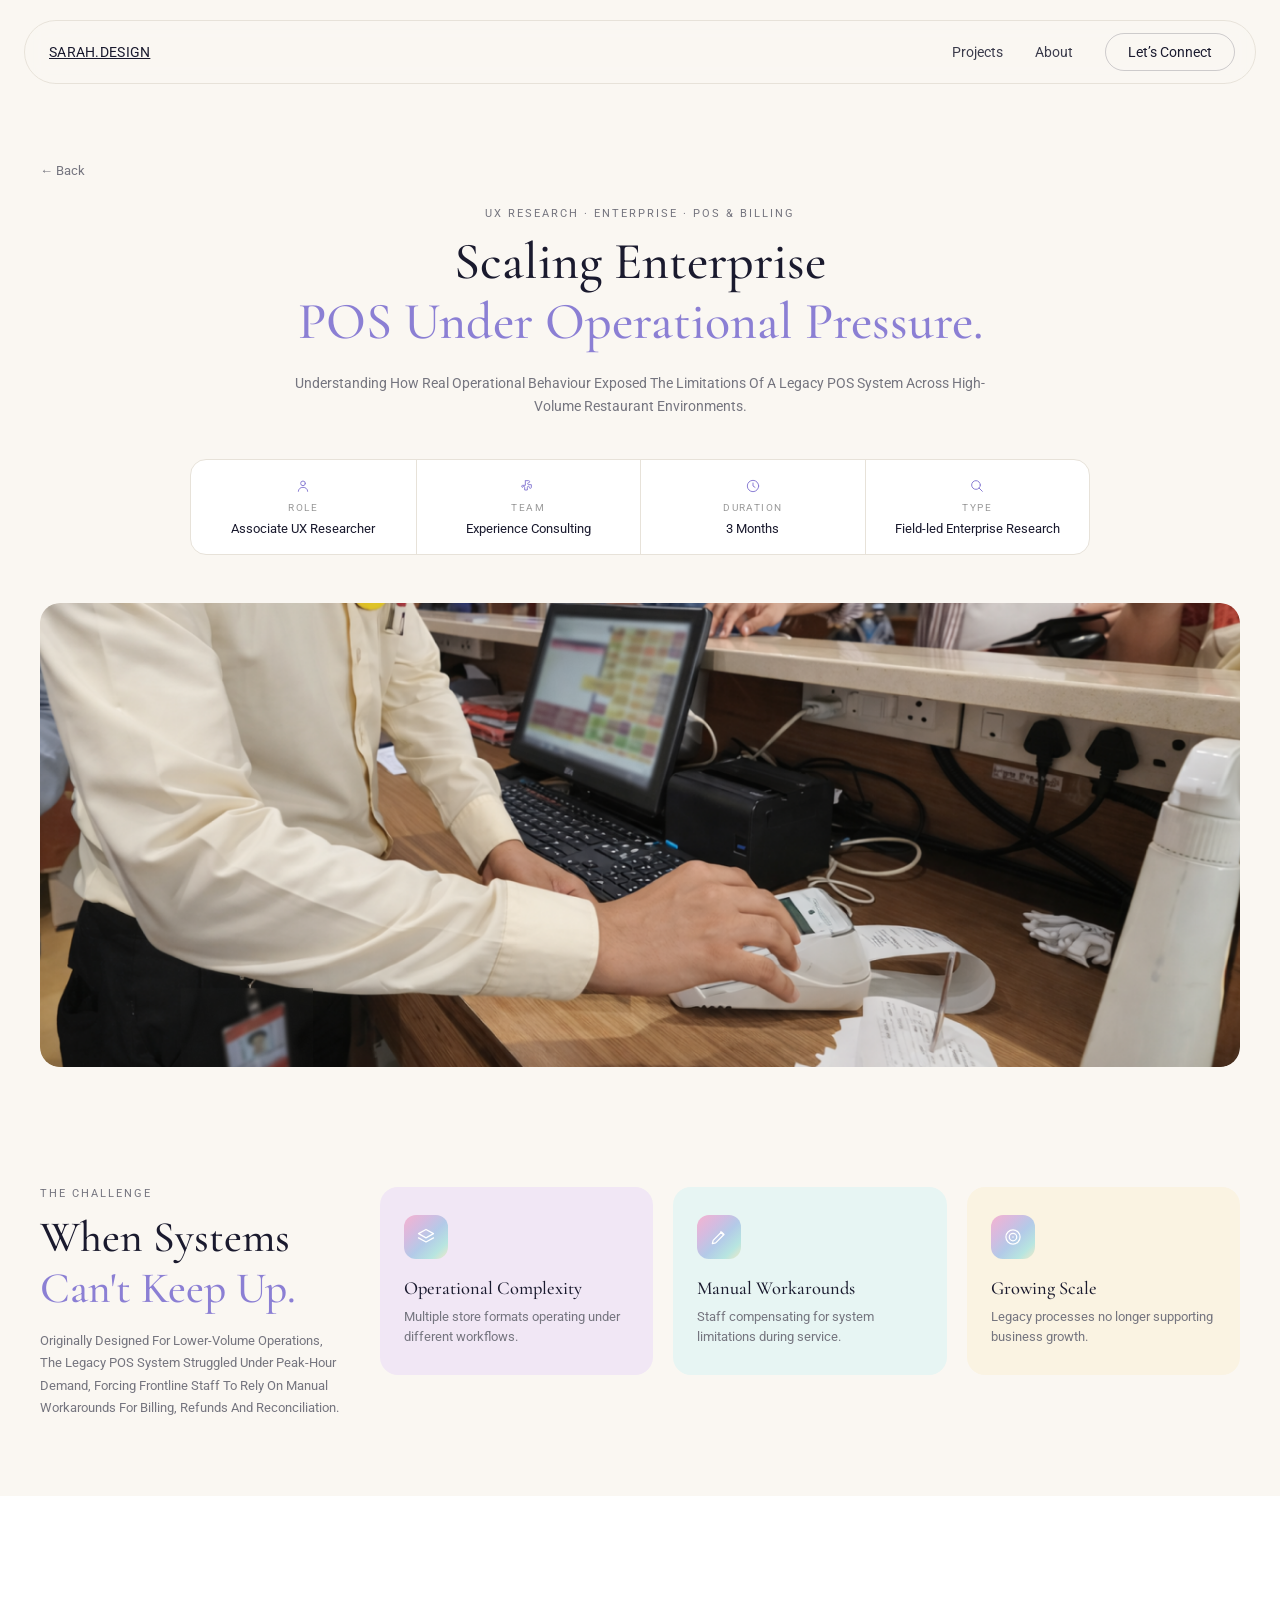
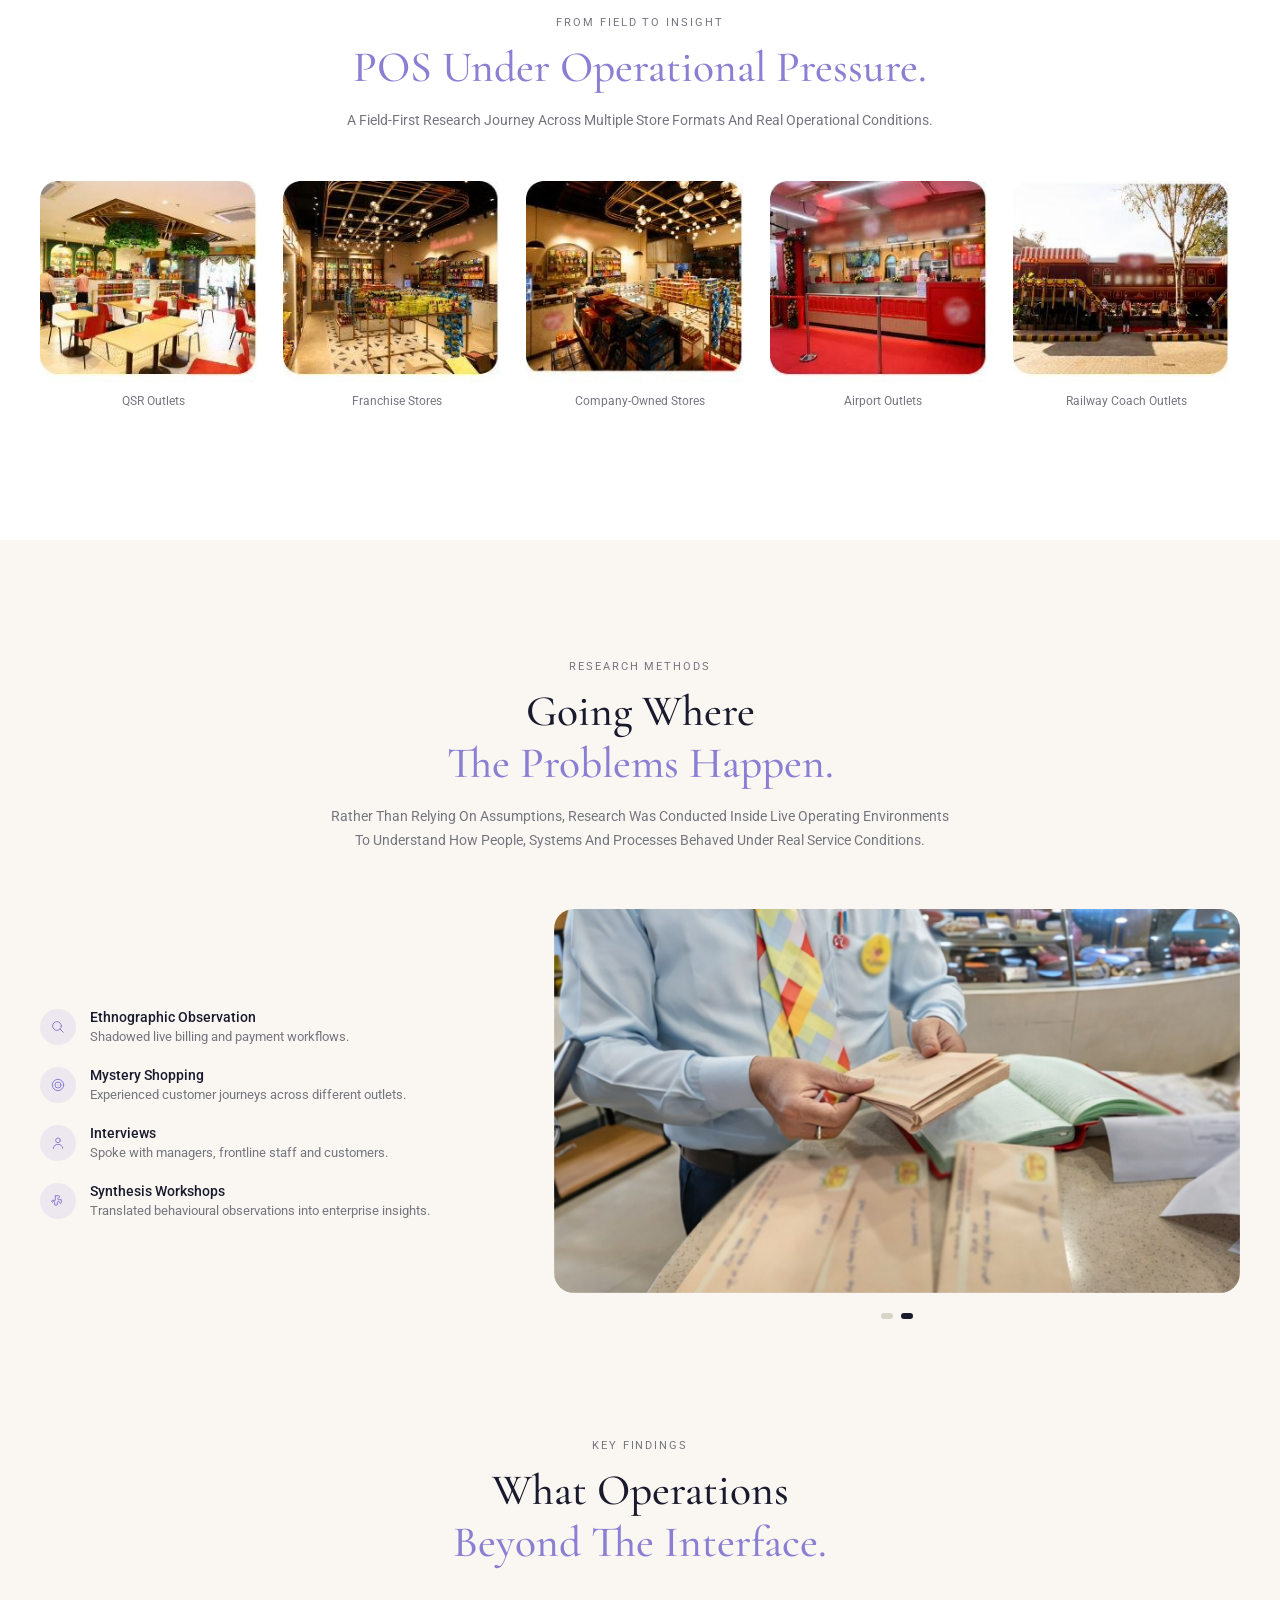
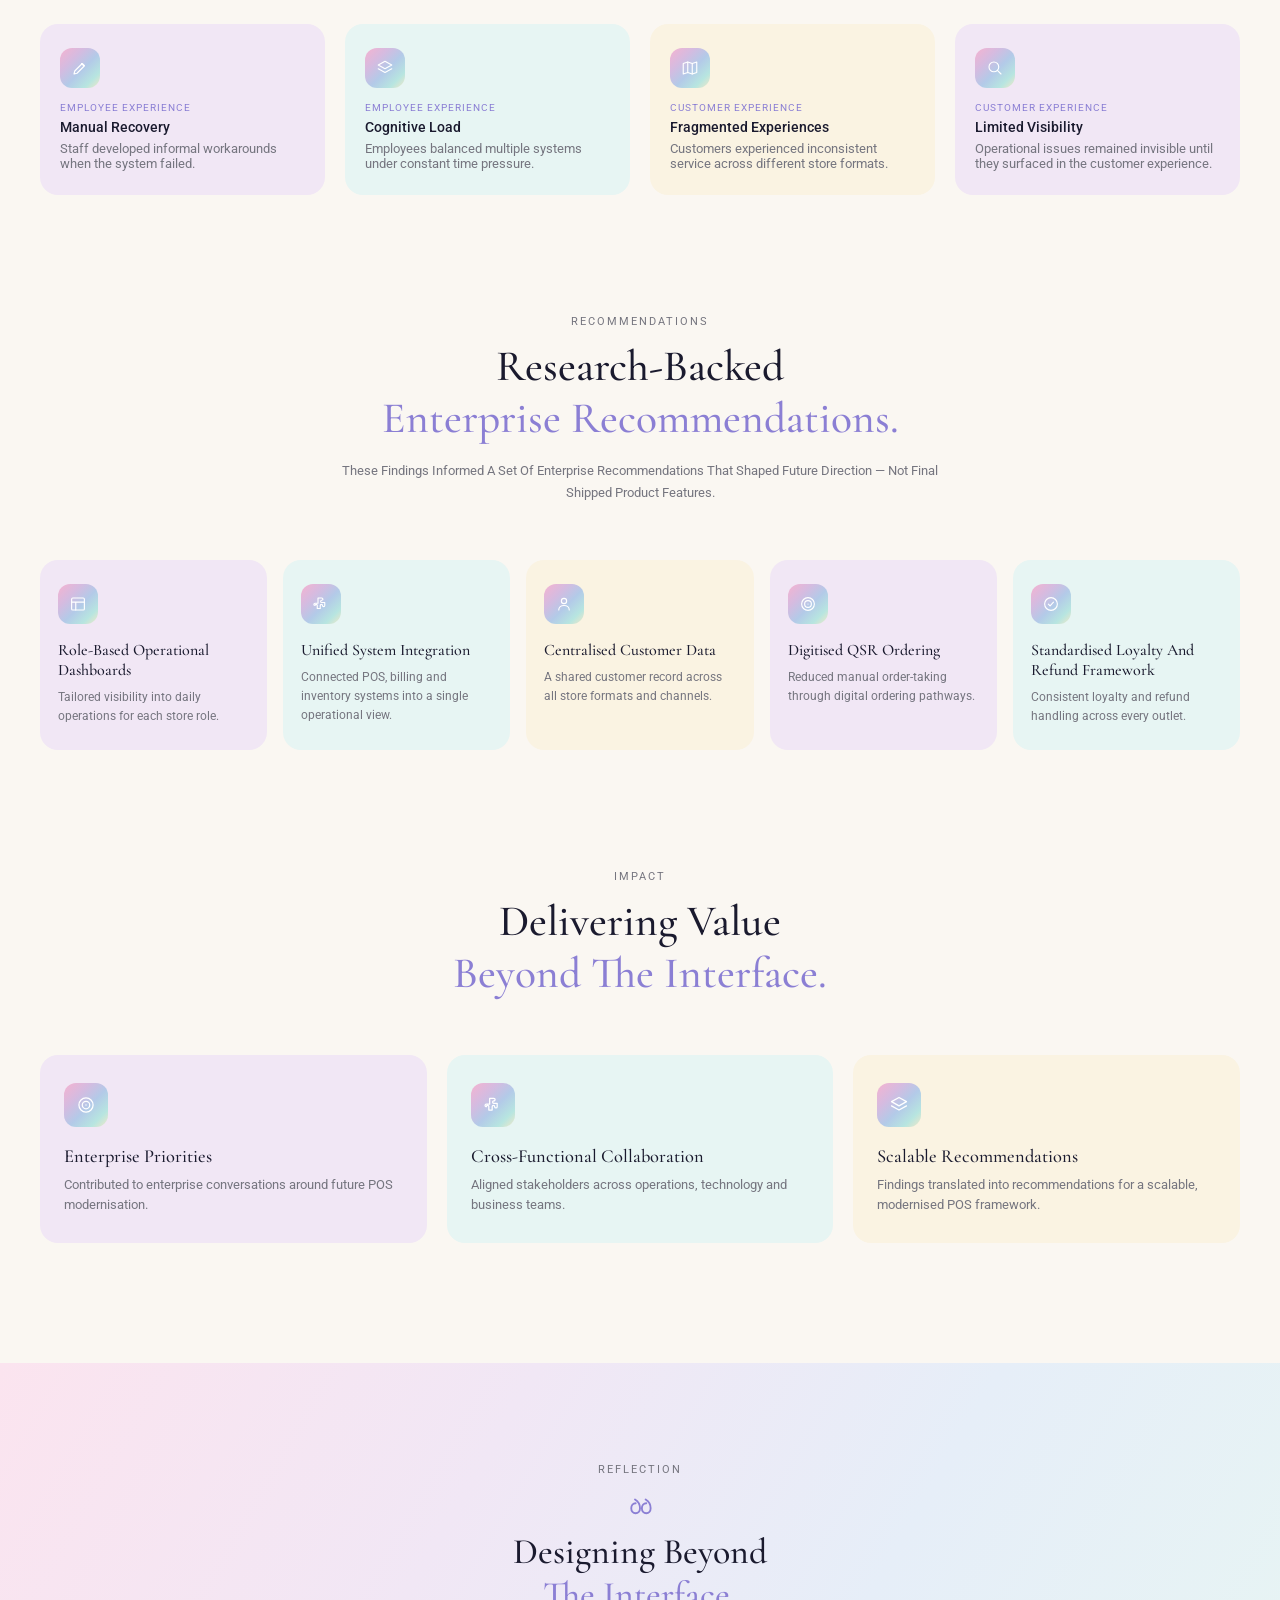
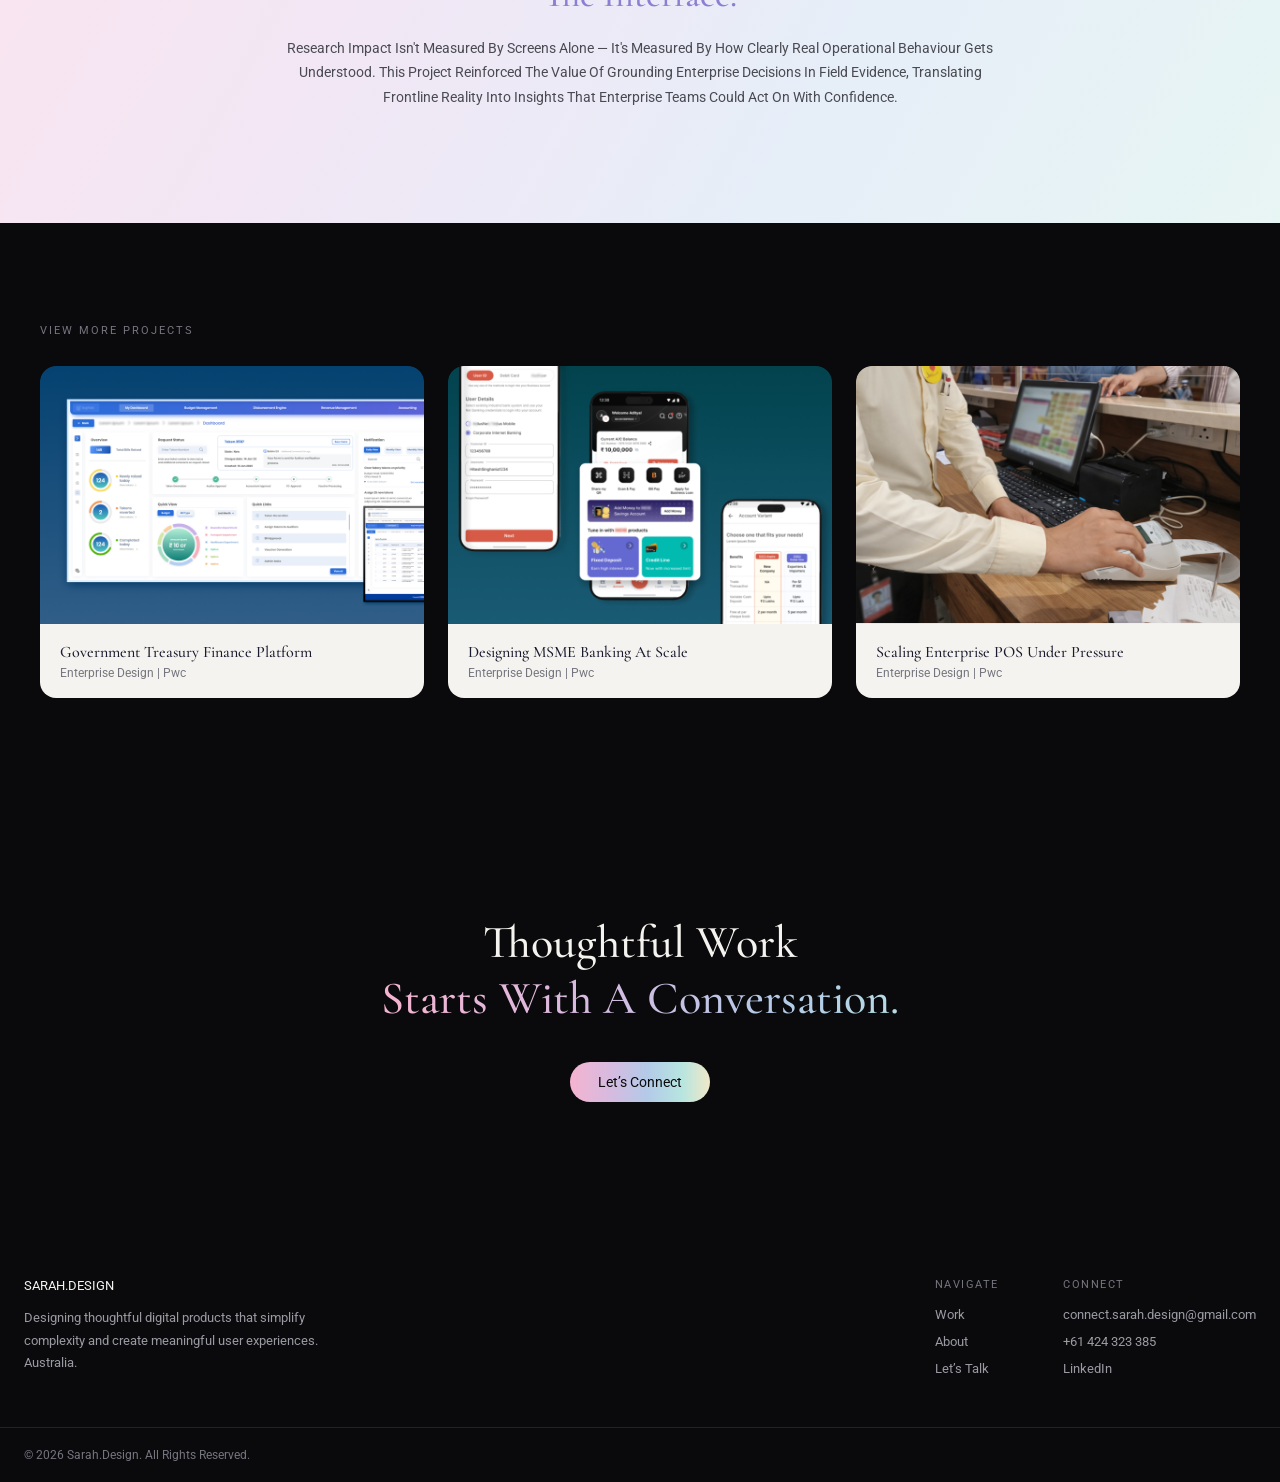
<file: projects/pos-research.html>
<!doctype html>
<html lang="en">
<head>
  <meta charset="utf-8" />
  <meta name="viewport" content="width=device-width, initial-scale=1" />
  <title>Scaling Enterprise POS Under Pressure — Sharayu.Design</title>
  <meta name="description" content="Understanding how real operational behaviour exposed the limitations of a legacy POS system across high-volume restaurant environments." />
  <link rel="stylesheet" href="../css/styles.css" />
</head>
<body class="sy-root">
  <script>
    window.SY_PAGE = "pos";
    window.SY_IMG_BASE = "../assets/images/";
    window.SY_SKIP_PRELOADER = !!sessionStorage.getItem("sy_preloader_shown");
    if (window.SY_SKIP_PRELOADER) {
      document.write("<style>#sy-preloader{display:none !important;}</style>");
    } else {
      sessionStorage.setItem("sy_preloader_shown", "1");
    }
  </script>

  <div class="sy-preloader" id="sy-preloader">
    <span class="sy-heading sy-gradient-text sy-preloader-text" style="font-size:1.35rem;letter-spacing:0.01em;">sharayu.design</span>
  </div>

  <div id="app"></div>

  <script src="../js/icons.js"></script>
  <script src="../js/data.js"></script>
  <script src="../js/components.js"></script>
  <script src="../js/app.js"></script>
</body>
</html>
</file>
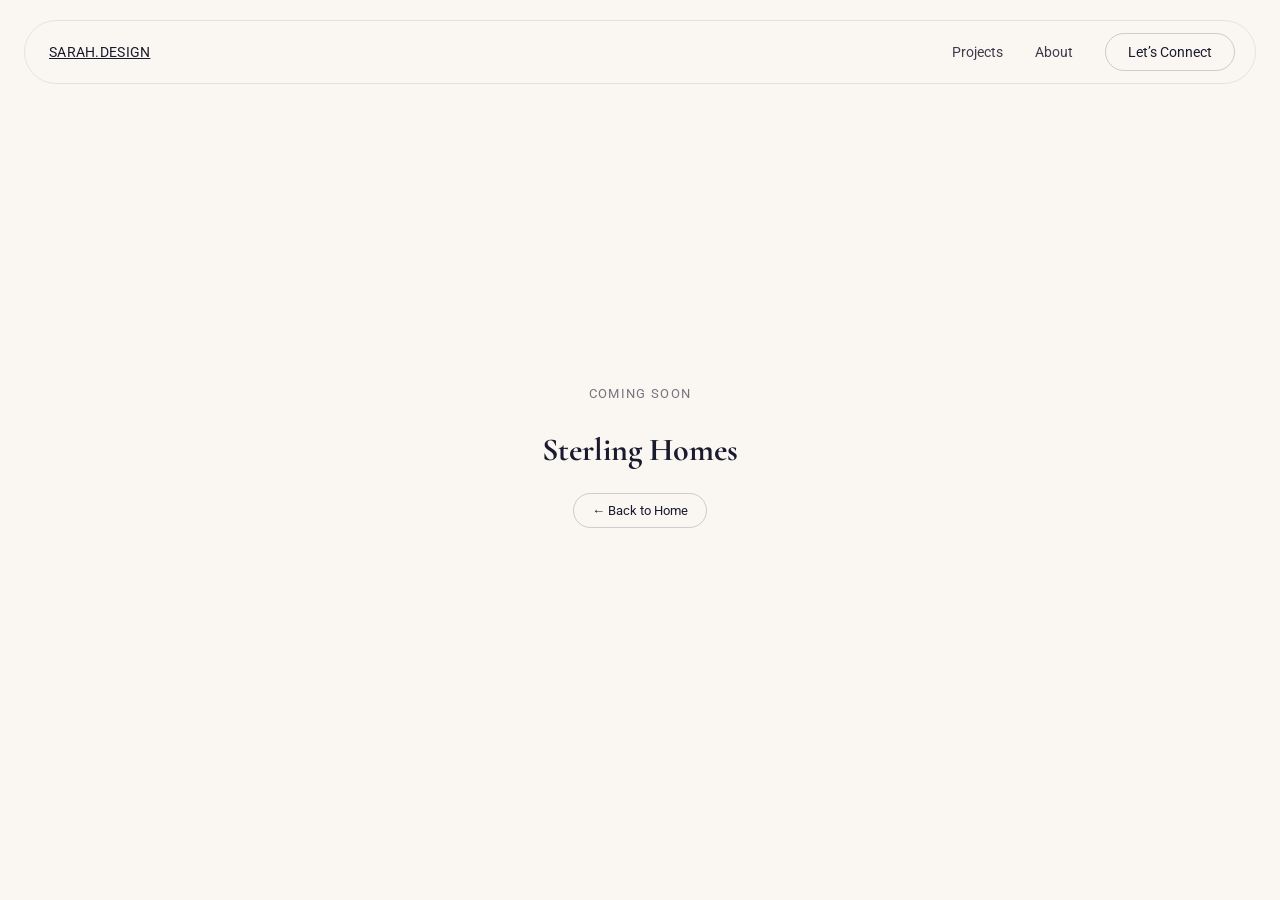
<file: projects/sterling-homes.html>
<!doctype html>
<html lang="en">
<head>
  <meta charset="utf-8" />
  <meta name="viewport" content="width=device-width, initial-scale=1" />
  <title>Sterling Homes — Sharayu.Design</title>
  <meta name="description" content="Sterling Homes print design project." />
  <link rel="stylesheet" href="../css/styles.css" />
</head>
<body class="sy-root">
  <script>
    window.SY_PAGE = "sterling-homes";
    window.SY_IMG_BASE = "../assets/images/";
    window.SY_SKIP_PRELOADER = !!sessionStorage.getItem("sy_preloader_shown");
    if (window.SY_SKIP_PRELOADER) {
      document.write("<style>#sy-preloader{display:none !important;}</style>");
    } else {
      sessionStorage.setItem("sy_preloader_shown", "1");
    }
  </script>

  <div class="sy-preloader" id="sy-preloader">
    <span class="sy-heading sy-gradient-text sy-preloader-text" style="font-size:1.35rem;letter-spacing:0.01em;">sharayu.design</span>
  </div>

  <div id="app"></div>

  <script src="../js/icons.js"></script>
  <script src="../js/data.js"></script>
  <script src="../js/components.js"></script>
  <script src="../js/app.js"></script>
</body>
</html>
</file>
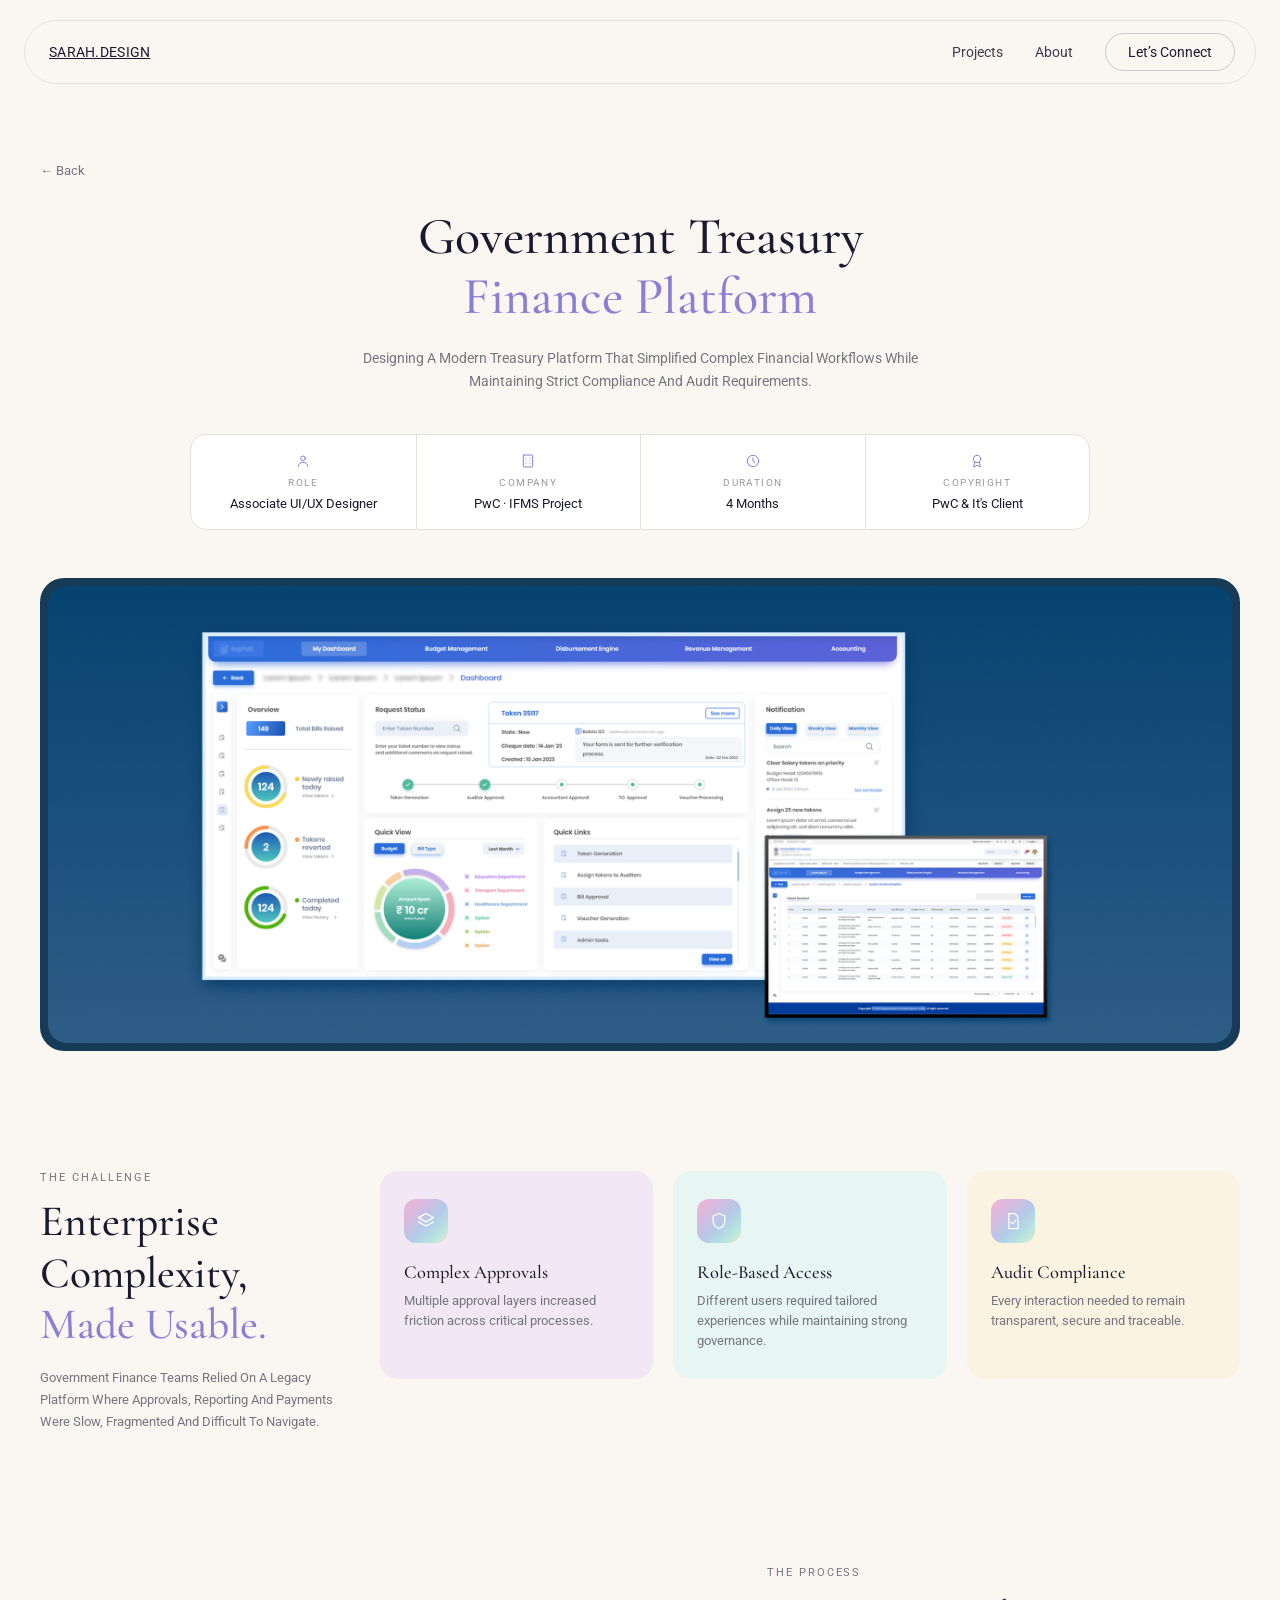
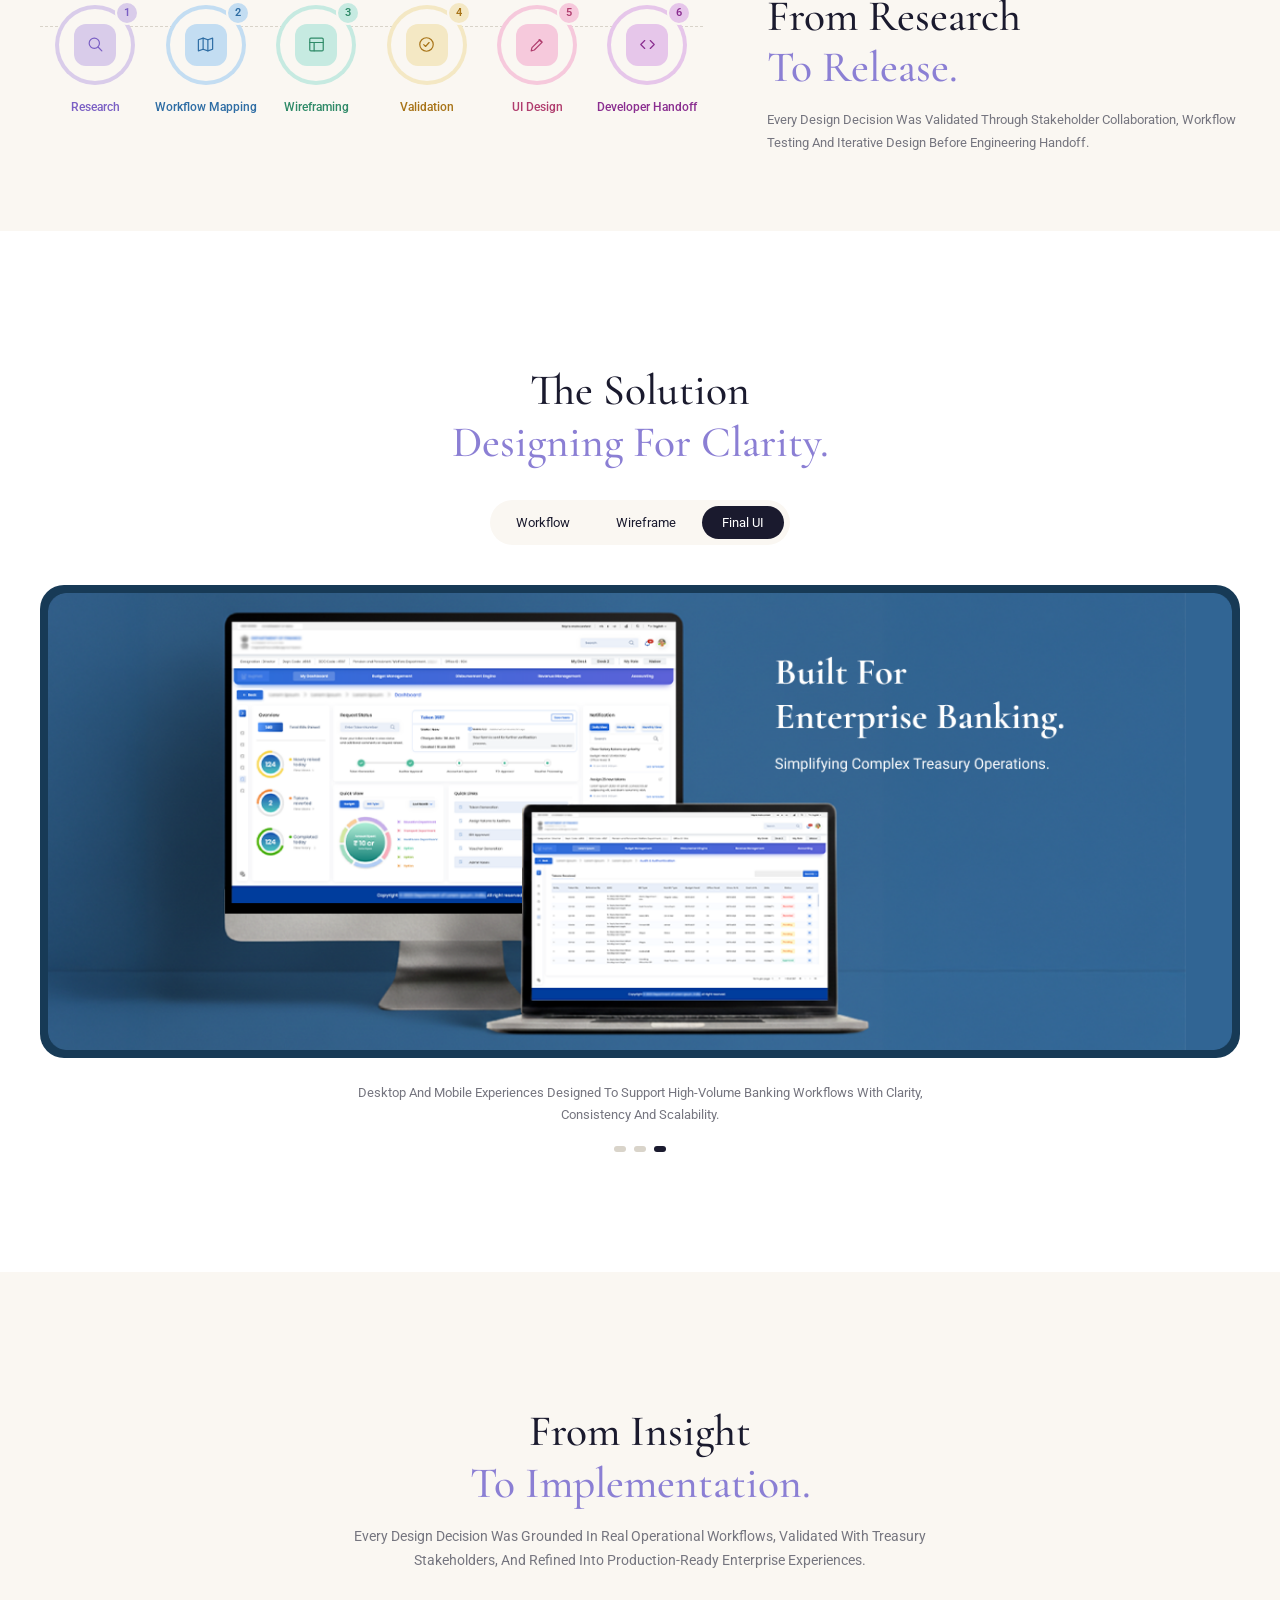
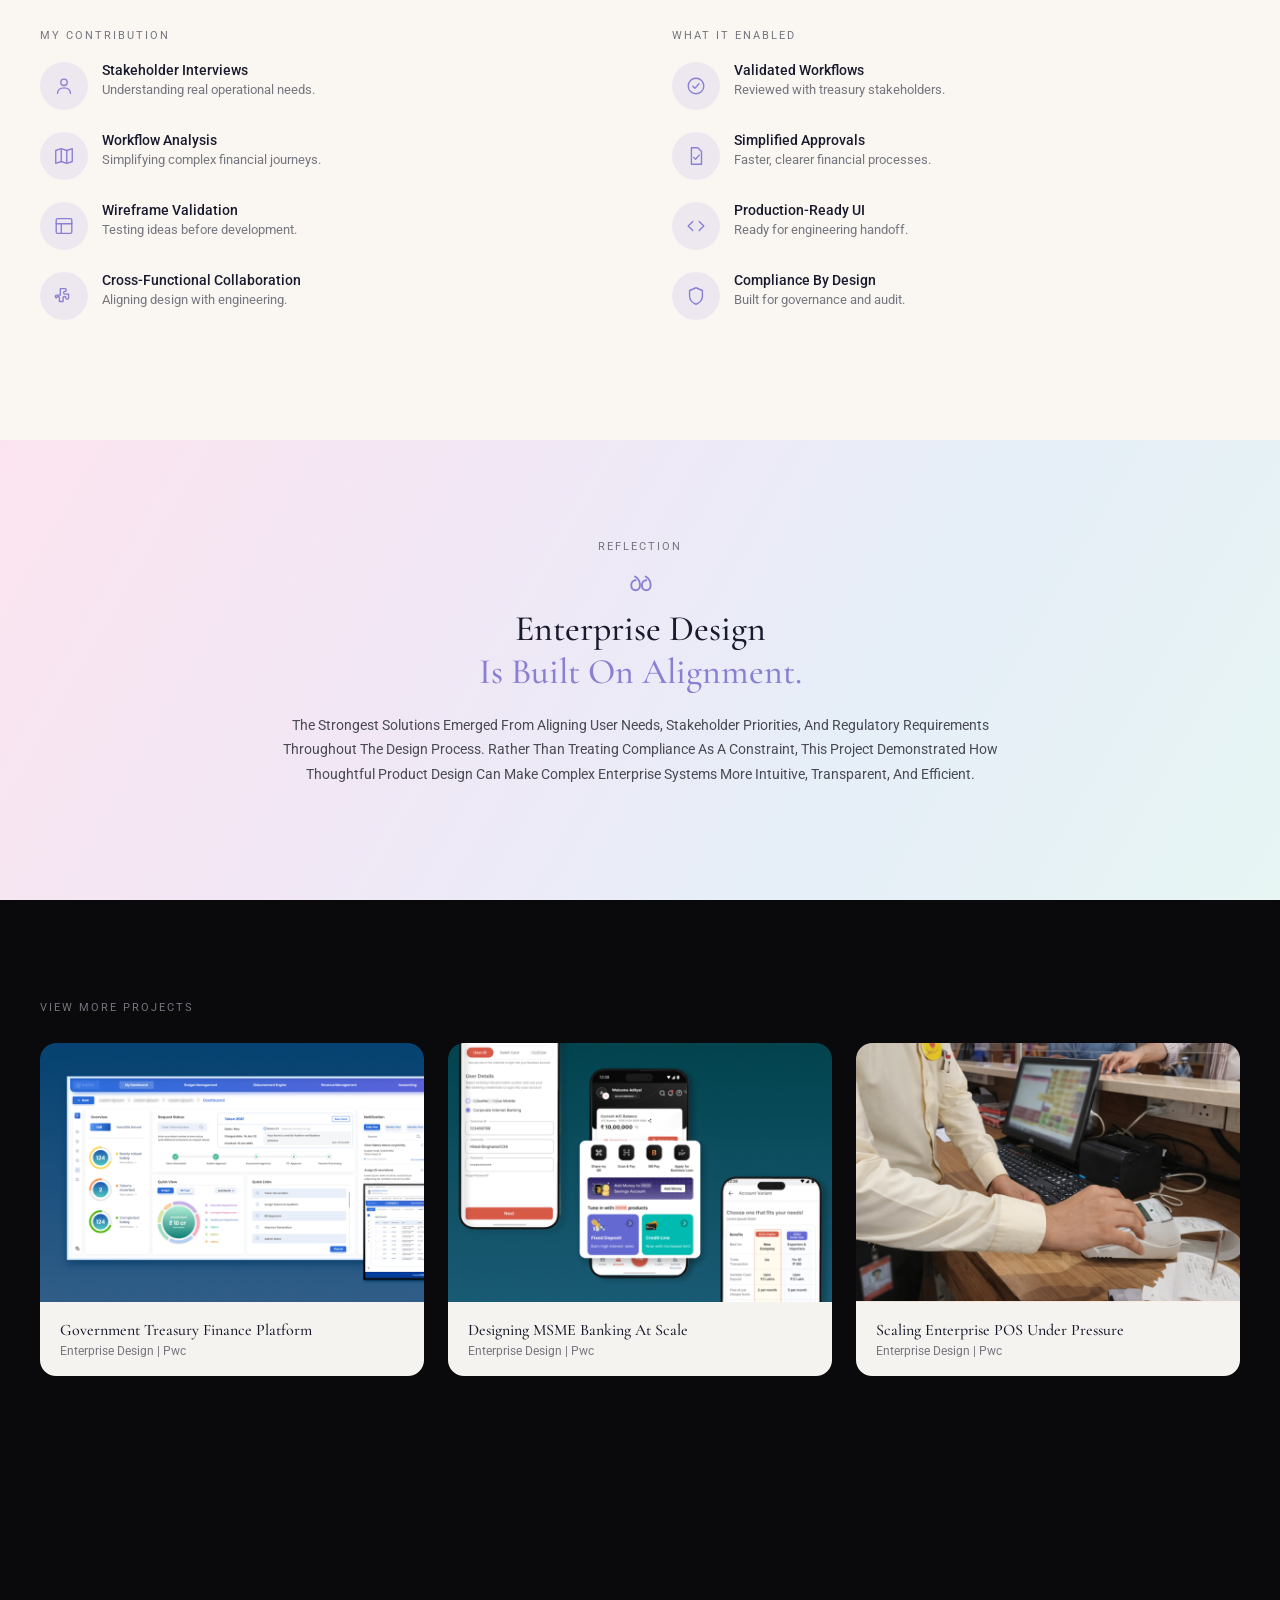
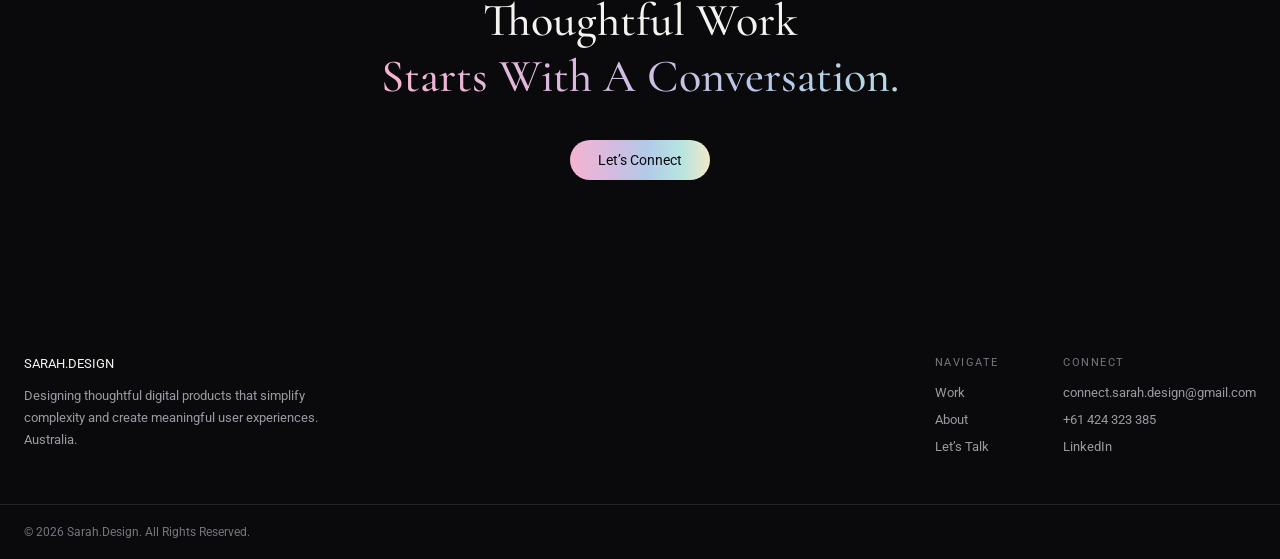
<file: projects/treasury.html>
<!doctype html>
<html lang="en">
<head>
  <meta charset="utf-8" />
  <meta name="viewport" content="width=device-width, initial-scale=1" />
  <title>Government Treasury Finance Platform — Sharayu.Design</title>
  <meta name="description" content="Designing a modern treasury platform that simplified complex financial workflows while maintaining strict compliance and audit requirements." />
  <link rel="stylesheet" href="../css/styles.css" />
</head>
<body class="sy-root">
  <script>
    window.SY_PAGE = "treasury";
    window.SY_IMG_BASE = "../assets/images/";
    window.SY_SKIP_PRELOADER = !!sessionStorage.getItem("sy_preloader_shown");
    if (window.SY_SKIP_PRELOADER) {
      document.write("<style>#sy-preloader{display:none !important;}</style>");
    } else {
      sessionStorage.setItem("sy_preloader_shown", "1");
    }
  </script>

  <div class="sy-preloader" id="sy-preloader">
    <span class="sy-heading sy-gradient-text sy-preloader-text" style="font-size:1.35rem;letter-spacing:0.01em;">sharayu.design</span>
  </div>

  <div id="app"></div>

  <script src="../js/icons.js"></script>
  <script src="../js/data.js"></script>
  <script src="../js/components.js"></script>
  <script src="../js/app.js"></script>
</body>
</html>
</file>
<file: css/styles.css>
@import url('https://fonts.googleapis.com/css2?family=Cormorant+Garamond:ital,wght@0,400;0,500;0,600;1,400;1,500&family=Roboto:wght@300;400;500;700&display=swap');

/* ---------- Reset ---------- */
* { box-sizing: border-box; }
html, body { margin: 0; padding: 0; }
body { min-height: 100vh; }
img { max-width: 100%; }
button { font: inherit; }
a { color: inherit; }

.sy-root { font-family: 'Roboto', sans-serif; background: #FAF7F2; }
.sy-heading { font-family: 'Cormorant Garamond', serif; }
.sy-gradient-text {
  background-image: linear-gradient(90deg, #F5B3D0 0%, #D5BBE0 30%, #B3CAE8 55%, #B7E5E0 80%, #F1E8C8 100%);
  background-size: 140% 100%;
  -webkit-background-clip: text;
  background-clip: text;
  color: transparent;
}
@keyframes sy-pulse { 0%,100% { opacity: 0.45; } 50% { opacity: 1; } }
.sy-scroll-cue { animation: sy-pulse 3.2s ease-in-out infinite; }

@keyframes sy-fade-up {
  from { opacity: 0; transform: translateY(16px); }
  to { opacity: 1; transform: translateY(0); }
}
.sy-fade-up { opacity: 0; animation: sy-fade-up 0.8s cubic-bezier(0.16,1,0.3,1) forwards; }

.sy-reveal {
  opacity: 0;
  transform: translateY(20px);
  transition: opacity 0.7s cubic-bezier(0.16,1,0.3,1), transform 0.7s cubic-bezier(0.16,1,0.3,1);
}
.sy-reveal.sy-in { opacity: 1; transform: translateY(0); }

/* Shared premium interaction primitives — consistent duration/easing across the site */
.sy-nav-link { transition: opacity 300ms cubic-bezier(0.16,1,0.3,1), transform 150ms cubic-bezier(0.16,1,0.3,1); }
.sy-nav-link:hover { opacity: 1 !important; }
.sy-nav-link:active { transform: scale(0.98); }

.sy-nav-indicator {
  position: absolute;
  left: 0;
  right: 0;
  bottom: -6px;
  height: 2px;
  border-radius: 2px;
  background: currentColor;
  opacity: 0;
  transform: scaleX(0.5);
  transition: opacity 350ms cubic-bezier(0.16,1,0.3,1), transform 350ms cubic-bezier(0.16,1,0.3,1);
}
.sy-nav-indicator.sy-nav-indicator-active { opacity: 0.9; transform: scaleX(1); }

.sy-btn-press { transition: transform 150ms cubic-bezier(0.16,1,0.3,1), filter 300ms cubic-bezier(0.16,1,0.3,1); }
.sy-btn-press:hover { filter: brightness(1.08); }
.sy-btn-press:active { transform: scale(0.98); }

.sy-project-card {
  transition: transform 400ms cubic-bezier(0.16,1,0.3,1), box-shadow 400ms cubic-bezier(0.16,1,0.3,1);
  box-shadow: 0 0 0 rgba(26,26,46,0);
}
.sy-project-card:hover { transform: translateY(-3px); box-shadow: 0 18px 40px rgba(26,26,46,0.12); }

.sy-tab-pill { transition: background 300ms cubic-bezier(0.16,1,0.3,1), border-color 300ms cubic-bezier(0.16,1,0.3,1), transform 200ms cubic-bezier(0.16,1,0.3,1), box-shadow 300ms cubic-bezier(0.16,1,0.3,1); }
.sy-tab-pill:hover { transform: translateY(-1px); box-shadow: 0 4px 12px rgba(26,26,46,0.08); }
.sy-tab-pill:active { transform: translateY(0) scale(0.98); }

.sy-footer-link { transition: color 300ms cubic-bezier(0.16,1,0.3,1); }
.sy-footer-link:hover { color: #F5F3EF !important; }

@keyframes sy-gradient-live {
  0%, 100% { background-position: 0% 50%; }
  50% { background-position: 100% 50%; }
}
.sy-gradient-live { animation: sy-gradient-live 11s ease-in-out infinite; }
.sy-fade-up.sy-gradient-live {
  opacity: 0;
  animation: sy-fade-up 0.8s cubic-bezier(0.16,1,0.3,1) forwards, sy-gradient-live 11s ease-in-out infinite;
}

@keyframes sy-preloader-shimmer {
  0% { opacity: 0; }
  30% { opacity: 1; }
  70% { opacity: 1; }
  100% { opacity: 0.85; }
}
.sy-preloader-text { animation: sy-preloader-shimmer 1.5s cubic-bezier(0.16,1,0.3,1) forwards, sy-gradient-live 4s ease-in-out infinite; }

@keyframes sy-page-enter {
  from { opacity: 0; }
  to { opacity: 1; }
}
.sy-page-enter { animation: sy-page-enter 400ms cubic-bezier(0.16,1,0.3,1) forwards; }

button:focus-visible, a:focus-visible, [tabindex]:focus-visible {
  outline: 2px solid #8B7FD4;
  outline-offset: 3px;
}

html { scroll-behavior: smooth; }

@media (max-width: 640px) {
  .sy-hide-mobile { display: none !important; }
}
@media (max-width: 900px) {
  .sy-project-row { grid-template-columns: 1fr !important; }
}
@media (prefers-reduced-motion: reduce) {
  .sy-reveal, .sy-fade-up, .sy-gradient-live, .sy-preloader-text, .sy-page-enter {
    animation: none !important; transition: none !important; opacity: 1 !important; transform: none !important;
  }
  .sy-nav-link, .sy-nav-indicator, .sy-btn-press, .sy-project-card, .sy-tab-pill {
    transform: none !important;
  }
  .sy-nav-link:active, .sy-btn-press:active, .sy-tab-pill:active { transform: none !important; }
  .sy-project-card:hover { transform: none !important; }
  .sy-nav-highlight { transition: opacity 250ms ease !important; }
}

/* ---------- Preloader ---------- */
.sy-preloader {
  position: fixed;
  inset: 0;
  z-index: 300;
  background: #0A0A0C;
  display: flex;
  align-items: center;
  justify-content: center;
  transition: opacity 550ms cubic-bezier(0.16,1,0.3,1);
}
.sy-preloader.sy-preloader-out { opacity: 0; pointer-events: none; }

/* ---------- Navbar ---------- */
.sy-navbar-wrap {
  position: fixed;
  top: 0; left: 0; right: 0;
  z-index: 50;
  padding: 20px 24px 0;
}
.sy-navbar {
  max-width: 1440px;
  margin: 0 auto;
  display: flex;
  align-items: center;
  justify-content: space-between;
  border-radius: 9999px;
  padding: 12px 20px 12px 24px;
  transition: background 400ms ease, backdrop-filter 400ms ease;
  backdrop-filter: blur(10px);
}
.sy-navbar.sy-navbar-light { border: 1px solid #E7E2D9; background: rgba(250,247,242,0.85); }
.sy-navbar.sy-navbar-light.sy-navbar-scrolled { background: rgba(250,247,242,0.95); backdrop-filter: blur(14px); }
.sy-navbar.sy-navbar-dark { border: 1px solid rgba(255,255,255,0.1); background: rgba(255,255,255,0.04); }
.sy-navbar.sy-navbar-dark.sy-navbar-scrolled { background: rgba(255,255,255,0.08); backdrop-filter: blur(14px); }

.sy-navbar-logo {
  font-family: 'Roboto', sans-serif;
  font-size: 14px;
  letter-spacing: 0.02em;
  background: none;
  border: none;
  cursor: pointer;
  padding: 0;
}
.sy-navbar-links { position: relative; display: flex; align-items: center; gap: 32px; }
.sy-nav-highlight {
  position: absolute;
  top: -10px; bottom: -10px;
  border-radius: 9999px;
  opacity: 0;
  transition: left 350ms cubic-bezier(0.16,1,0.3,1), width 350ms cubic-bezier(0.16,1,0.3,1), opacity 250ms cubic-bezier(0.16,1,0.3,1);
  pointer-events: none;
  z-index: 0;
}
.sy-navbar.sy-navbar-dark .sy-nav-highlight { background: rgba(255,255,255,0.09); }
.sy-navbar.sy-navbar-light .sy-nav-highlight { background: rgba(26,26,46,0.06); }

.sy-navbar-link {
  font-family: 'Roboto', sans-serif;
  font-size: 14px;
  background: none;
  border: none;
  cursor: pointer;
  padding: 0;
  position: relative;
  z-index: 1;
  text-decoration: none;
}
.sy-navbar-connect {
  font-family: 'Roboto', sans-serif;
  font-size: 14px;
  border-radius: 9999px;
  padding: 10px 22px;
  background: transparent;
  cursor: pointer;
  position: relative;
  z-index: 1;
  transition: all 300ms ease;
  text-decoration: none;
  display: inline-block;
}
.sy-navbar.sy-navbar-dark .sy-navbar-connect { color: #F5F3EF; border: 1px solid rgba(255,255,255,0.25); }
.sy-navbar.sy-navbar-dark .sy-navbar-connect:hover { border-color: rgba(255,255,255,0.5); background: rgba(255,255,255,0.06); }
.sy-navbar.sy-navbar-light .sy-navbar-connect { color: #1A1A2E; border: 1px solid rgba(26,26,46,0.2); }
.sy-navbar.sy-navbar-light .sy-navbar-connect:hover { border-color: rgba(26,26,46,0.4); background: rgba(26,26,46,0.04); }

/* ---------- Scroll cue ---------- */
.sy-scroll-cue-btn { background: none; border: none; cursor: pointer; padding: 0; }
.sy-scroll-cue-label {
  font-family: 'Roboto', sans-serif;
  font-size: 11px;
  letter-spacing: 0.25em;
  text-transform: uppercase;
  color: #9A9AA3;
}

/* ---------- Footer ---------- */
.sy-footer { background: #0A0A0C; padding-top: 56px; }
.sy-footer-inner {
  max-width: 1440px;
  margin: 0 auto;
  padding: 0 24px 40px;
  display: flex;
  flex-wrap: wrap;
  gap: 48px;
  justify-content: space-between;
}
.sy-footer-cols { display: flex; gap: 64px; flex-wrap: wrap; }
.sy-footer-heading {
  font-family: 'Roboto', sans-serif;
  font-size: 11px;
  letter-spacing: 0.14em;
  text-transform: uppercase;
  color: #75757F;
  margin: 0 0 16px;
}
.sy-footer-linklist { display: flex; flex-direction: column; gap: 12px; }
.sy-footer-link-item {
  font-family: 'Roboto', sans-serif;
  font-size: 13px;
  color: #9A9AA3;
  background: none;
  border: none;
  padding: 0;
  cursor: pointer;
  text-align: left;
  transition: color 300ms ease;
  text-decoration: none;
}
.sy-footer-bottom { border-top: 1px solid #232326; padding: 20px 24px; }
.sy-footer-copy { max-width: 1440px; margin: 0 auto; font-family: 'Roboto', sans-serif; font-size: 12px; color: #75757F; }

/* ---------- CTA band ---------- */
.sy-cta-section { padding: 120px 24px; background: #0A0A0C; text-align: center; }
.sy-cta-btn {
  margin-top: 36px;
  font-family: 'Roboto', sans-serif;
  font-size: 14px;
  color: #0A0A0C;
  background: linear-gradient(90deg, #F5B3D0 0%, #D5BBE0 30%, #B3CAE8 55%, #B7E5E0 80%, #F1E8C8 100%);
  border: none;
  border-radius: 9999px;
  padding: 12px 28px;
  cursor: pointer;
  display: inline-block;
  text-decoration: none;
  transition: transform 250ms cubic-bezier(0.16,1,0.3,1), filter 300ms cubic-bezier(0.16,1,0.3,1);
}
.sy-cta-btn:hover { transform: translateY(-2px); filter: brightness(1.08); }
.sy-cta-btn:active { transform: translateY(-2px) scale(0.98); }

/* ---------- Back link ---------- */
.sy-back-link {
  display: inline-flex;
  align-items: center;
  gap: 6px;
  font-family: 'Roboto', sans-serif;
  font-size: 13px;
  background: none;
  border: none;
  cursor: pointer;
  padding: 0;
  text-decoration: none;
}

/* ---------- Trusted / testimonial ---------- */
.sy-tab-dot {
  width: 6px; height: 6px;
  border-radius: 9999px;
  border: none;
  cursor: pointer;
  transition: background 300ms ease;
}

/* ---------- Responsive layout helpers used across pages ---------- */
@media (max-width: 900px) {
  .sy-meta-grid { grid-template-columns: repeat(2, 1fr) !important; }
  .sy-cs-challenge { flex-direction: column !important; gap: 32px !important; }
  .sy-cs-grid-3 { grid-template-columns: 1fr !important; }
  .sy-cs-grid-2 { grid-template-columns: 1fr !important; gap: 40px !important; }
  .sy-about-grid { grid-template-columns: 1fr !important; gap: 48px !important; }
  .sy-projects-visual-grid { grid-template-columns: 1fr 1fr !important; }
  .sy-cs-process { flex-direction: column !important; gap: 32px !important; }
  .sy-process-track { flex-wrap: wrap !important; row-gap: 32px !important; }
  .sy-process-track > div { flex: 0 0 33.33% !important; }
  .sy-process-line { display: none !important; }
  .sy-pos-gallery { grid-template-columns: repeat(3, 1fr) !important; }
  .sy-pos-rec-grid { grid-template-columns: repeat(3, 1fr) !important; }
  .sy-pos-findings-grid { grid-template-columns: 1fr 1fr !important; }
  .sy-msme-hero-grid { grid-template-columns: 1fr !important; justify-items: center !important; }
  .sy-msme-award-slot { justify-self: center !important; padding-top: 0 !important; margin-bottom: 4px !important; }
}
@media (max-width: 640px) {
  .sy-meta-grid { grid-template-columns: repeat(1, 1fr) !important; }
  .sy-contact-row { gap: 20px !important; overflow-x: auto; justify-content: flex-start !important; padding-bottom: 4px; }
  .sy-projects-visual-grid { grid-template-columns: 1fr !important; }
  .sy-projects-visual-card { max-width: 100% !important; }
  .sy-pos-gallery { grid-template-columns: repeat(2, 1fr) !important; }
  .sy-pos-rec-grid { grid-template-columns: 1fr !important; }
  .sy-pos-findings-grid { grid-template-columns: 1fr !important; }
  .sy-process-track > div { flex: 0 0 50% !important; }
}

.sy-projects-card:hover .sy-projects-card-img { transform: scale(1.08); }
.sy-projects-scroll::-webkit-scrollbar { display: none; }
.sy-projects-scroll { scrollbar-width: none; }

.sy-contact-item:hover { opacity: 0.75; }
.sy-contact-value { text-decoration: underline; text-decoration-color: transparent; text-underline-offset: 4px; transition: text-decoration-color 300ms ease, transform 300ms cubic-bezier(0.16,1,0.3,1); display: inline-block; }
.sy-contact-item:hover .sy-contact-value { text-decoration-color: rgba(245,243,239,0.5); transform: translateX(2px); }
</file>
